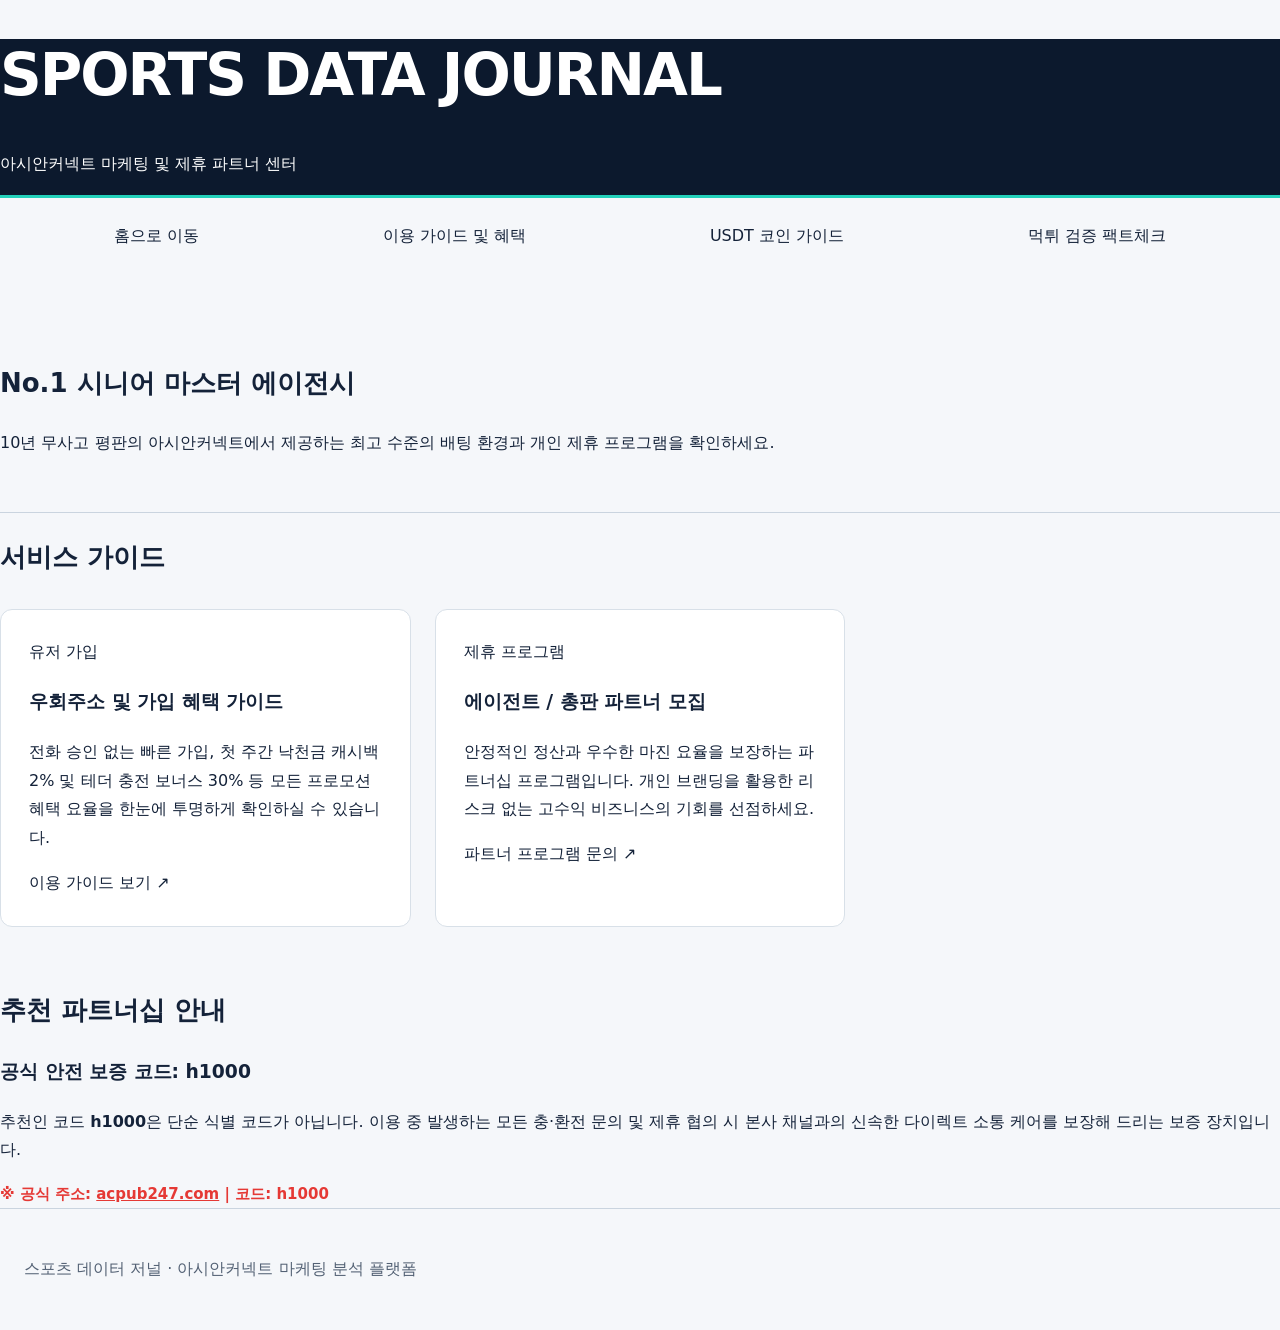
<file: index.html>
<!DOCTYPE html>
<html lang="ko">
<head>
    <meta charset="UTF-8">
    <meta name="viewport" content="width=device-width, initial-scale=1.0">
    <title>스포츠 데이터 저널 | 아시안커넥트 센터</title>
    <meta name="description" content="10년 무사고 아시안커넥트 공식 우회주소 acpub247.com 안내 및 추천인코드 h1000 단독 가입 혜택, 파트너 제휴 총판 모집 가이드 제공.">
    <link rel="canonical" href="https://netlify.app">
    <link rel="stylesheet" href="./style.css">
</head>
<body>
<header>
    <h1>SPORTS DATA JOURNAL</h1>
    <p>아시안커넥트 마케팅 및 제휴 파트너 센터</p>
</header>
<nav>
    <a href="./index.html">홈으로 이동</a>
    <a href="./football.html">이용 가이드 및 혜택</a>
    <a href="./crypto-guide.html">USDT 코인 가이드</a>
    <a href="./verification.html">먹튀 검증 팩트체크</a>
</nav>
<div class="container">
    <div class="hero">
        <h2>No.1 시니어 마스터 에이전시</h2>
        <p>10년 무사고 평판의 아시안커넥트에서 제공하는 최고 수준의 배팅 환경과 개인 제휴 프로그램을 확인하세요.</p>
    </div>
    <h2 class="section-title">서비스 가이드</h2>
    <div class="grid">
        <div class="card">
            <div>
                <span class="badge">유저 가입</span>
                <h3>우회주소 및 가입 혜택 가이드</h3>
                <p>전화 승인 없는 빠른 가입, 첫 주간 낙천금 캐시백 2% 및 테더 충전 보너스 30% 등 모든 프로모션 혜택 요율을 한눈에 투명하게 확인하실 수 있습니다.</p>
            </div>
            <a href="./football.html" class="btn">이용 가이드 보기 ↗</a>
        </div>
        <div class="card">
            <div>
                <span class="badge partner">제휴 프로그램</span>
                <h3>에이전트 / 총판 파트너 모집</h3>
                <p>안정적인 정산과 우수한 마진 요율을 보장하는 파트너십 프로그램입니다. 개인 브랜딩을 활용한 리스크 없는 고수익 비즈니스의 기회를 선점하세요.</p>
            </div>
            <!-- 파트너 프로그램 클릭 시 football로 꼬이던 경로를 텔레그램이나 문의 채널 연결용 공간으로 정상화 -->
            <a href="https://t.me" target="_blank" class="btn partner-btn">파트너 프로그램 문의 ↗</a>
        </div>
    </div>
    <h2 class="section-title">추천 파트너십 안내</h2>
    <div class="info-box">
        <h3>공식 안전 보증 코드: h1000</h3>
        <p>추천인 코드 <strong>h1000</strong>은 단순 식별 코드가 아닙니다. 이용 중 발생하는 모든 충·환전 문의 및 제휴 협의 시 본사 채널과의 신속한 다이렉트 소통 케어를 보장해 드리는 보증 장치입니다.</p>
        <!-- 그냥 글자이던 주소를 유저가 바로 누를 수 있는 클릭형 링크 태그로 완벽 전환 -->
        <p style="margin-bottom: 0; font-weight: bold; color: #e53935; font-size: 15px; margin-top: 15px;">
            ※ 공식 주소: <a href="https://acpub247.com" target="_blank" style="color: #e53935; text-decoration: underline;">acpub247.com</a> | 코드: h1000
        </p>
    </div>
</div>
<footer>
    <p>스포츠 데이터 저널 · 아시안커넥트 마케팅 분석 플랫폼</p>
</footer>
</body>
</html>
</file>
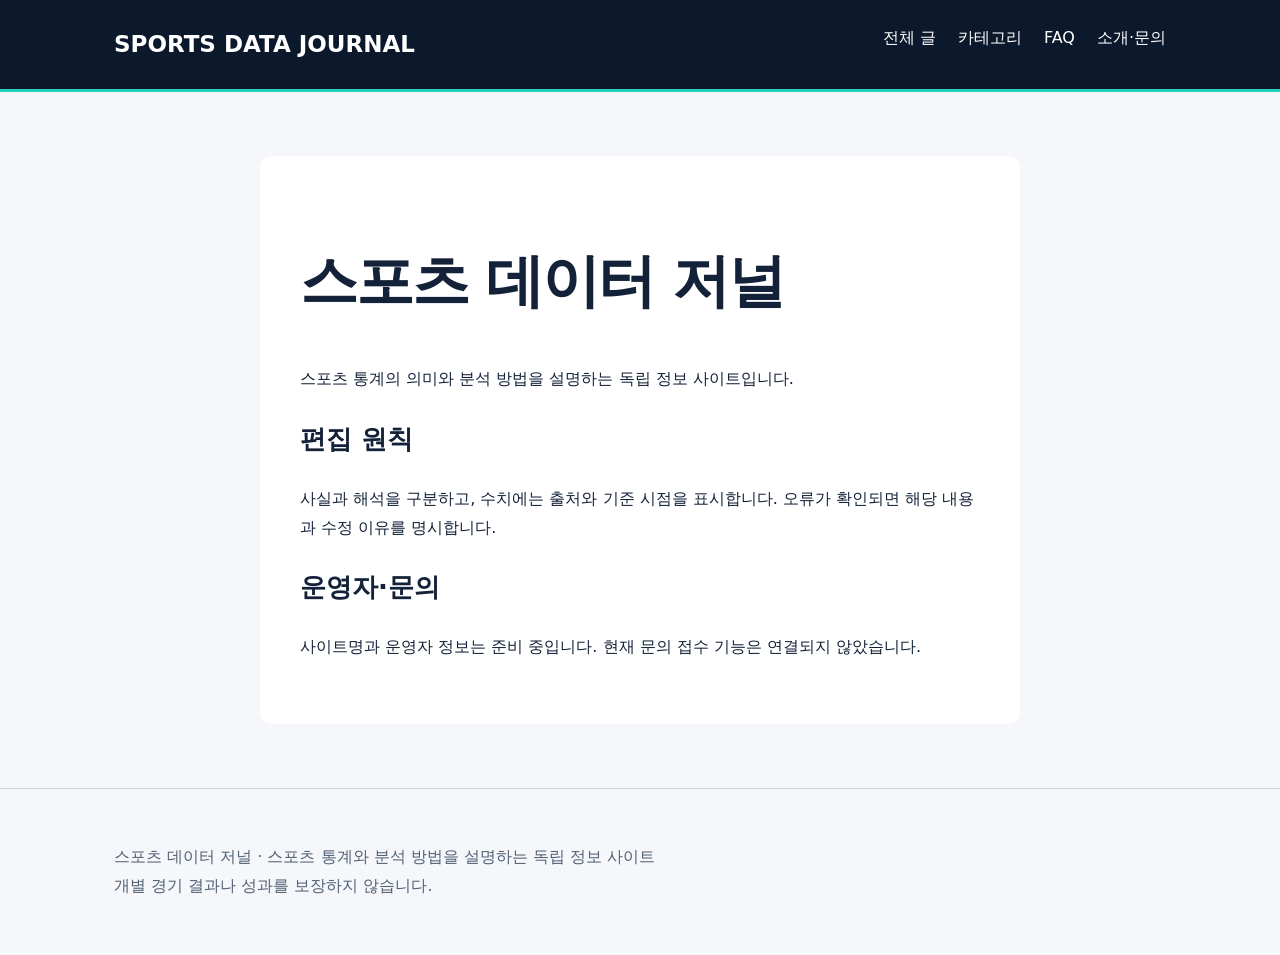
<file: about.html>
<!doctype html><html lang="ko"><head><meta charset="utf-8"><meta name="viewport" content="width=device-width,initial-scale=1"><title>소개·문의 | 스포츠 데이터 저널</title><meta name="description" content="사이트 소개, 편집 원칙과 문의 안내."><link rel="icon" href='data:image/svg+xml,%3Csvg xmlns="http://www.w3.org/2000/svg" viewBox="0 0 32 32"%3E%3Crect width="32" height="32" rx="7" fill="%230c192d"/%3E%3Cpath d="M7 24V17h4v7m3 0V11h4v13m3 0V6h4v18" fill="%2323d1ba"/%3E%3C/svg%3E'><style>*{box-sizing:border-box}body{margin:0;background:#f5f7fa;color:#142239;font:16px/1.8 system-ui,sans-serif}a{color:inherit;text-decoration:none}header{background:#0c192d;color:white;border-bottom:3px solid #23d1ba}nav,.wrap{max-width:1100px;margin:auto;padding:24px}nav{display:flex;justify-content:space-between;gap:24px;flex-wrap:wrap}.brand{font-weight:800;font-size:23px}.links{display:flex;gap:22px;flex-wrap:wrap}.hero{padding:64px 0 38px;border-bottom:1px solid #cad4df}.eyebrow{color:#087e70;font-size:14px;font-weight:800;letter-spacing:2px}h1{font-size:clamp(32px,5vw,58px);line-height:1.25;letter-spacing:-2px;max-width:850px}h2{font-size:26px}.sub{color:#536174;max-width:680px}.grid{display:grid;grid-template-columns:repeat(3,1fr);gap:24px;margin:28px 0 60px}.card{background:white;padding:28px;border:1px solid #d8e0e8;border-radius:12px;transition:transform .2s}.card:hover{transform:translateY(-4px);border-color:#087e70}.card h2{font-size:23px}.tag{font-size:14px;color:#087e70;font-weight:700}.article{max-width:760px;margin:40px auto;background:white;padding:40px;border-radius:12px}.article p{margin:22px 0}details{padding:20px 0;border-bottom:1px solid #d8e0e8}summary{cursor:pointer;font-weight:700}footer{border-top:1px solid #cad4df;color:#536174;padding:30px 24px}a:focus-visible,summary:focus-visible{outline:3px solid #087e70;outline-offset:5px}@media(max-width:700px){.grid{grid-template-columns:1fr}.hero{padding-top:28px}.article{padding:24px}.links{gap:16px}nav,.wrap{padding:20px}}</style></head><body><header><nav><a class="brand" href="index.html">SPORTS DATA JOURNAL</a><div class="links"><a href="articles.html">전체 글</a><a href="categories.html">카테고리</a><a href="faq.html">FAQ</a><a href="about.html">소개·문의</a></div></nav></header><main class="wrap"><article class="article"><h1>스포츠 데이터 저널</h1><p>스포츠 통계의 의미와 분석 방법을 설명하는 독립 정보 사이트입니다.</p><h2>편집 원칙</h2><p>사실과 해석을 구분하고, 수치에는 출처와 기준 시점을 표시합니다. 오류가 확인되면 해당 내용과 수정 이유를 명시합니다.</p><h2>운영자·문의</h2><p>사이트명과 운영자 정보는 준비 중입니다. 현재 문의 접수 기능은 연결되지 않았습니다.</p></article></main><footer><div class="wrap">스포츠 데이터 저널 · 스포츠 통계와 분석 방법을 설명하는 독립 정보 사이트<br>개별 경기 결과나 성과를 보장하지 않습니다.</div></footer></body></html>
</file>
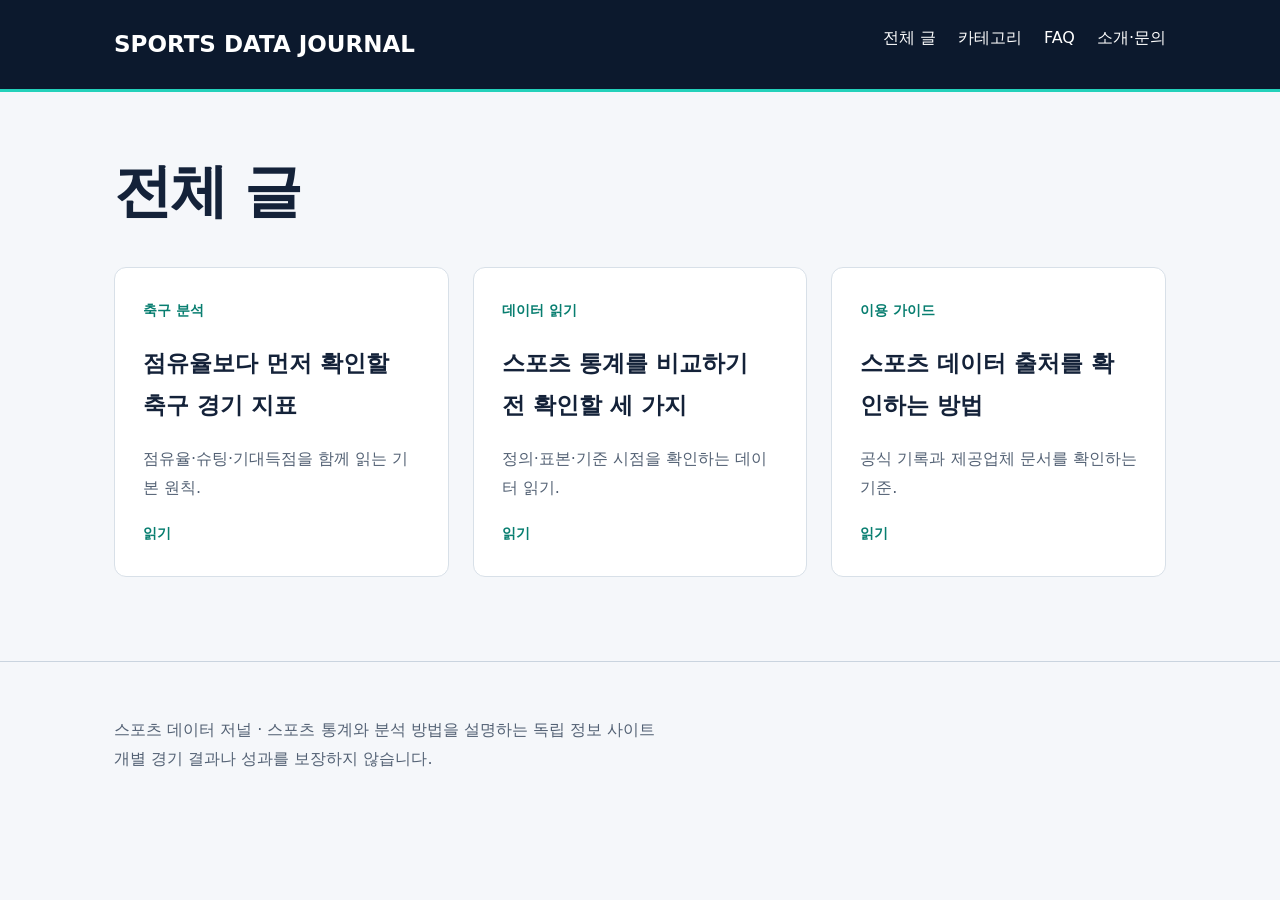
<file: articles.html>
<!doctype html><html lang="ko"><head><meta charset="utf-8"><meta name="viewport" content="width=device-width,initial-scale=1"><title>전체 글 | 스포츠 데이터 저널</title><meta name="description" content="스포츠 통계, 축구 분석, 데이터 이용 가이드 모음."><link rel="icon" href='data:image/svg+xml,%3Csvg xmlns="http://www.w3.org/2000/svg" viewBox="0 0 32 32"%3E%3Crect width="32" height="32" rx="7" fill="%230c192d"/%3E%3Cpath d="M7 24V17h4v7m3 0V11h4v13m3 0V6h4v18" fill="%2323d1ba"/%3E%3C/svg%3E'><style>*{box-sizing:border-box}body{margin:0;background:#f5f7fa;color:#142239;font:16px/1.8 system-ui,sans-serif}a{color:inherit;text-decoration:none}header{background:#0c192d;color:white;border-bottom:3px solid #23d1ba}nav,.wrap{max-width:1100px;margin:auto;padding:24px}nav{display:flex;justify-content:space-between;gap:24px;flex-wrap:wrap}.brand{font-weight:800;font-size:23px}.links{display:flex;gap:22px;flex-wrap:wrap}.hero{padding:64px 0 38px;border-bottom:1px solid #cad4df}.eyebrow{color:#087e70;font-size:14px;font-weight:800;letter-spacing:2px}h1{font-size:clamp(32px,5vw,58px);line-height:1.25;letter-spacing:-2px;max-width:850px}h2{font-size:26px}.sub{color:#536174;max-width:680px}.grid{display:grid;grid-template-columns:repeat(3,1fr);gap:24px;margin:28px 0 60px}.card{background:white;padding:28px;border:1px solid #d8e0e8;border-radius:12px;transition:transform .2s}.card:hover{transform:translateY(-4px);border-color:#087e70}.card h2{font-size:23px}.tag{font-size:14px;color:#087e70;font-weight:700}.article{max-width:760px;margin:40px auto;background:white;padding:40px;border-radius:12px}.article p{margin:22px 0}details{padding:20px 0;border-bottom:1px solid #d8e0e8}summary{cursor:pointer;font-weight:700}footer{border-top:1px solid #cad4df;color:#536174;padding:30px 24px}a:focus-visible,summary:focus-visible{outline:3px solid #087e70;outline-offset:5px}@media(max-width:700px){.grid{grid-template-columns:1fr}.hero{padding-top:28px}.article{padding:24px}.links{gap:16px}nav,.wrap{padding:20px}}</style></head><body><header><nav><a class="brand" href="index.html">SPORTS DATA JOURNAL</a><div class="links"><a href="articles.html">전체 글</a><a href="categories.html">카테고리</a><a href="faq.html">FAQ</a><a href="about.html">소개·문의</a></div></nav></header><main class="wrap"><h1>전체 글</h1><div class="grid"><a class="card" href="football.html"><span class="tag">축구 분석</span><h2>점유율보다 먼저 확인할 축구 경기 지표</h2><p class="sub">점유율·슈팅·기대득점을 함께 읽는 기본 원칙.</p><span class="tag">읽기</span></a><a class="card" href="data.html"><span class="tag">데이터 읽기</span><h2>스포츠 통계를 비교하기 전 확인할 세 가지</h2><p class="sub">정의·표본·기준 시점을 확인하는 데이터 읽기.</p><span class="tag">읽기</span></a><a class="card" href="sources.html"><span class="tag">이용 가이드</span><h2>스포츠 데이터 출처를 확인하는 방법</h2><p class="sub">공식 기록과 제공업체 문서를 확인하는 기준.</p><span class="tag">읽기</span></a></div></main><footer><div class="wrap">스포츠 데이터 저널 · 스포츠 통계와 분석 방법을 설명하는 독립 정보 사이트<br>개별 경기 결과나 성과를 보장하지 않습니다.</div></footer></body></html>
</file>
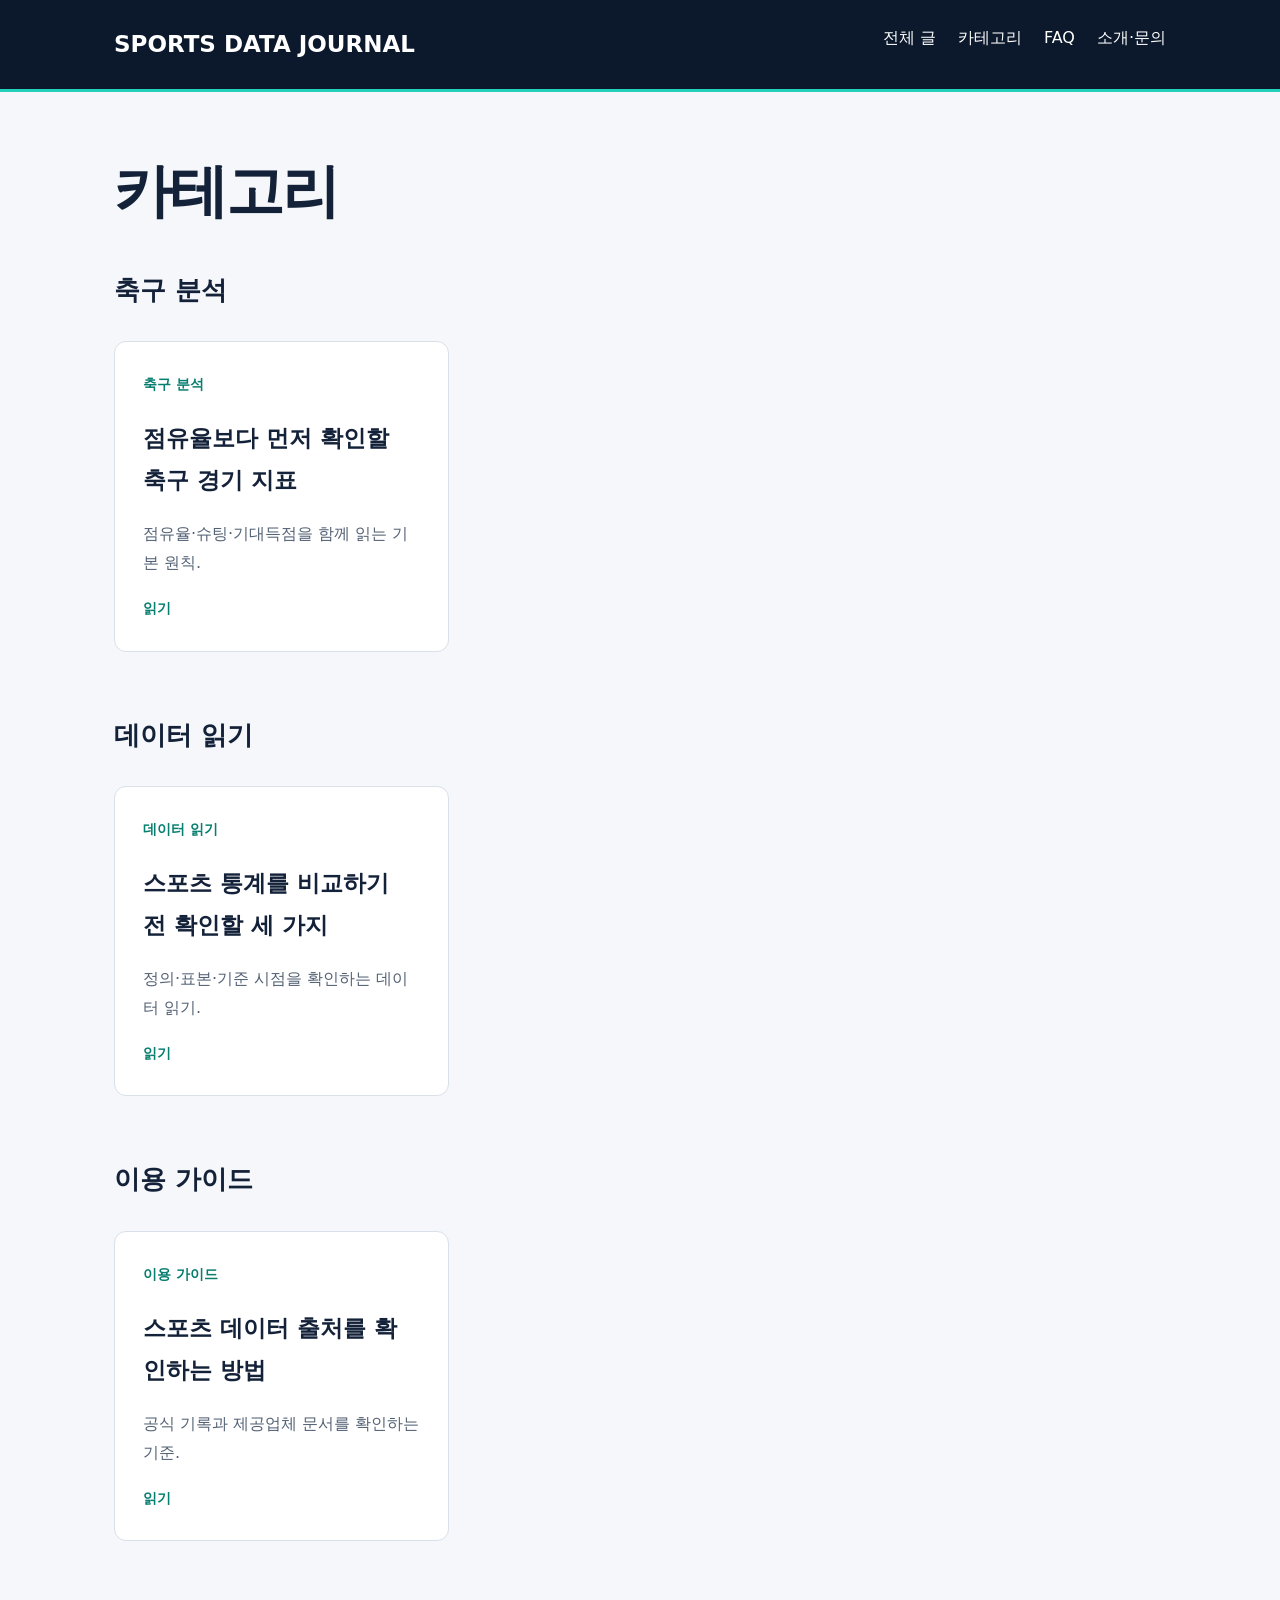
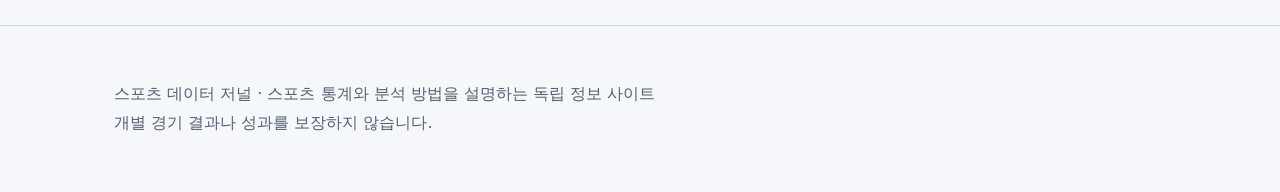
<file: categories.html>
<!doctype html><html lang="ko"><head><meta charset="utf-8"><meta name="viewport" content="width=device-width,initial-scale=1"><title>카테고리 | 스포츠 데이터 저널</title><meta name="description" content="주제별 스포츠 데이터 가이드."><link rel="icon" href='data:image/svg+xml,%3Csvg xmlns="http://www.w3.org/2000/svg" viewBox="0 0 32 32"%3E%3Crect width="32" height="32" rx="7" fill="%230c192d"/%3E%3Cpath d="M7 24V17h4v7m3 0V11h4v13m3 0V6h4v18" fill="%2323d1ba"/%3E%3C/svg%3E'><style>*{box-sizing:border-box}body{margin:0;background:#f5f7fa;color:#142239;font:16px/1.8 system-ui,sans-serif}a{color:inherit;text-decoration:none}header{background:#0c192d;color:white;border-bottom:3px solid #23d1ba}nav,.wrap{max-width:1100px;margin:auto;padding:24px}nav{display:flex;justify-content:space-between;gap:24px;flex-wrap:wrap}.brand{font-weight:800;font-size:23px}.links{display:flex;gap:22px;flex-wrap:wrap}.hero{padding:64px 0 38px;border-bottom:1px solid #cad4df}.eyebrow{color:#087e70;font-size:14px;font-weight:800;letter-spacing:2px}h1{font-size:clamp(32px,5vw,58px);line-height:1.25;letter-spacing:-2px;max-width:850px}h2{font-size:26px}.sub{color:#536174;max-width:680px}.grid{display:grid;grid-template-columns:repeat(3,1fr);gap:24px;margin:28px 0 60px}.card{background:white;padding:28px;border:1px solid #d8e0e8;border-radius:12px;transition:transform .2s}.card:hover{transform:translateY(-4px);border-color:#087e70}.card h2{font-size:23px}.tag{font-size:14px;color:#087e70;font-weight:700}.article{max-width:760px;margin:40px auto;background:white;padding:40px;border-radius:12px}.article p{margin:22px 0}details{padding:20px 0;border-bottom:1px solid #d8e0e8}summary{cursor:pointer;font-weight:700}footer{border-top:1px solid #cad4df;color:#536174;padding:30px 24px}a:focus-visible,summary:focus-visible{outline:3px solid #087e70;outline-offset:5px}@media(max-width:700px){.grid{grid-template-columns:1fr}.hero{padding-top:28px}.article{padding:24px}.links{gap:16px}nav,.wrap{padding:20px}}</style></head><body><header><nav><a class="brand" href="index.html">SPORTS DATA JOURNAL</a><div class="links"><a href="articles.html">전체 글</a><a href="categories.html">카테고리</a><a href="faq.html">FAQ</a><a href="about.html">소개·문의</a></div></nav></header><main class="wrap"><h1>카테고리</h1><h2>축구 분석</h2><div class="grid"><a class="card" href="football.html"><span class="tag">축구 분석</span><h2>점유율보다 먼저 확인할 축구 경기 지표</h2><p class="sub">점유율·슈팅·기대득점을 함께 읽는 기본 원칙.</p><span class="tag">읽기</span></a></div><h2>데이터 읽기</h2><div class="grid"><a class="card" href="data.html"><span class="tag">데이터 읽기</span><h2>스포츠 통계를 비교하기 전 확인할 세 가지</h2><p class="sub">정의·표본·기준 시점을 확인하는 데이터 읽기.</p><span class="tag">읽기</span></a></div><h2>이용 가이드</h2><div class="grid"><a class="card" href="sources.html"><span class="tag">이용 가이드</span><h2>스포츠 데이터 출처를 확인하는 방법</h2><p class="sub">공식 기록과 제공업체 문서를 확인하는 기준.</p><span class="tag">읽기</span></a></div></main><footer><div class="wrap">스포츠 데이터 저널 · 스포츠 통계와 분석 방법을 설명하는 독립 정보 사이트<br>개별 경기 결과나 성과를 보장하지 않습니다.</div></footer></body></html>
</file>
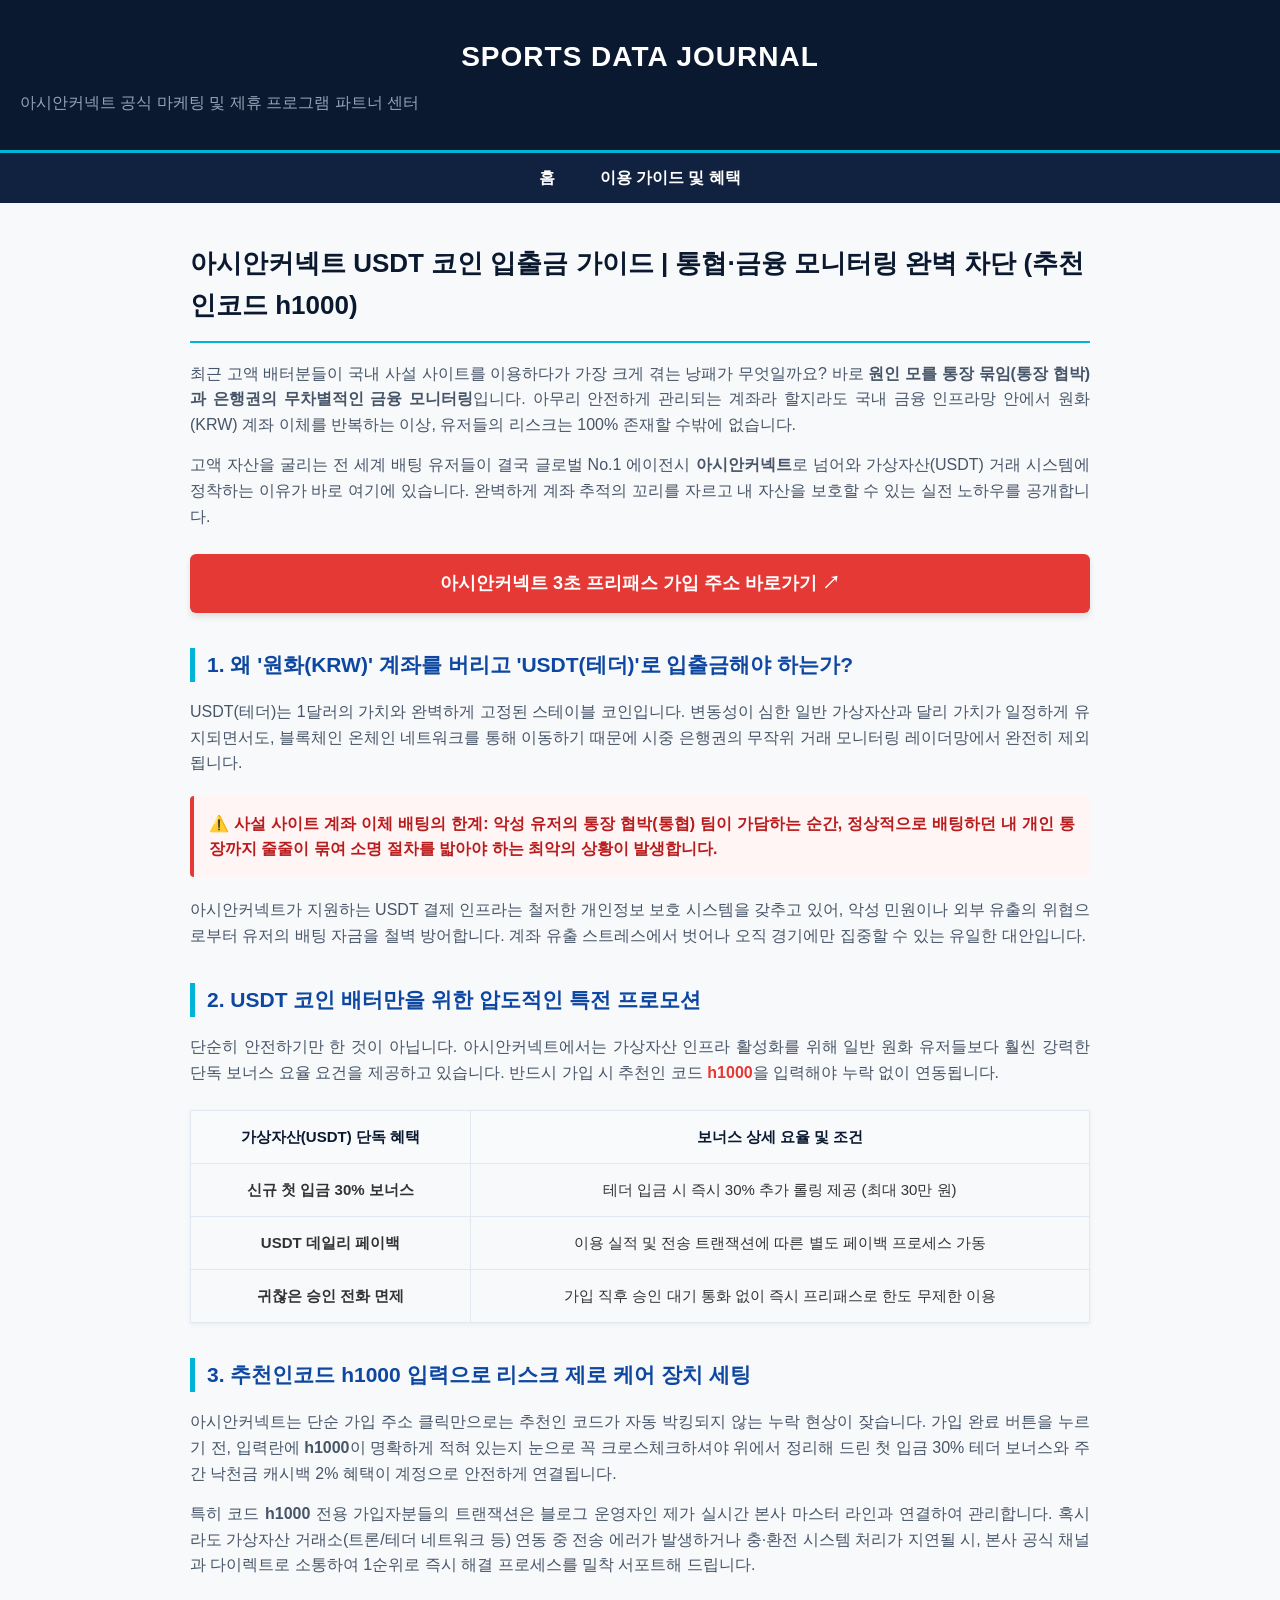
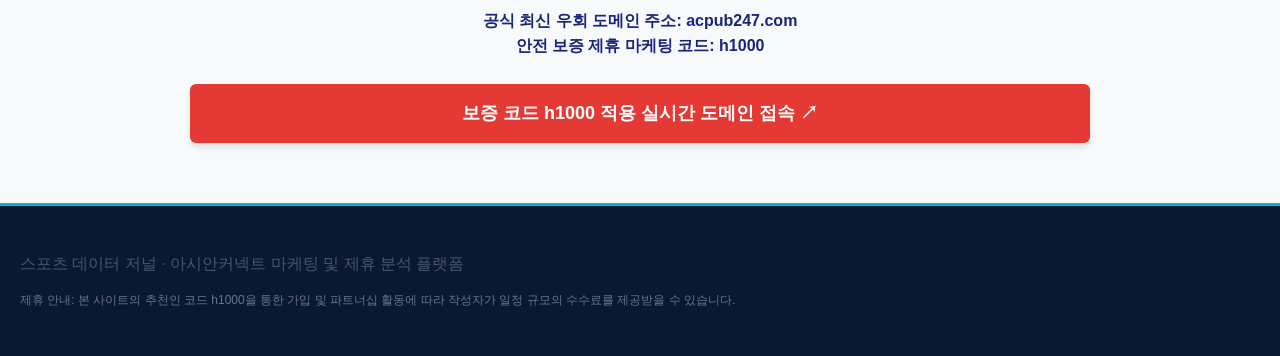
<file: Crpyto-guide.html>
<!DOCTYPE html>
<html lang="ko">
<head>
    <meta charset="UTF-8">
    <meta name="viewport" content="width=device-width, initial-scale=1.0">
    <title>아시안커넥트 USDT 코인 입출금 가이드 | 통협·금융 모니터링 완벽 차단 (추천인코드 h1000)</title>
    <style>
        body { font-family: 'Noto Sans KR', sans-serif; line-height: 1.6; margin: 0; padding: 0; color: #333; background-color: #f8f9fa; }
        header { background: #0a192f; color: #fff; padding: 35px 20px; text-align: center; border-bottom: 3px solid #00b4d8; }
        header h1 { margin: 0; font-size: 28px; letter-spacing: 1px; }
        header p { margin: 10px 0 0 0; color: #94a3b8; font-size: 16px; }
        nav { background: #112240; padding: 12px; text-align: center; position: sticky; top: 0; z-index: 1000; }
        nav a { color: #fff; margin: 0 20px; font-weight: bold; text-decoration: none; font-size: 16px; }
        nav a:hover { color: #00b4d8; }
        .container { max-width: 900px; margin: 40px auto; padding: 0 20px; }
        h1.post-title { color: #0a192f; border-bottom: 2px solid #00b4d8; padding-bottom: 15px; font-size: 26px; }
        h2 { color: #0d47a1; margin-top: 35px; font-size: 21px; border-left: 5px solid #00b4d8; padding-left: 12px; }
        p { margin: 15px 0; text-align: justify; color: #475569; font-size: 16px; }
        .highlight { font-weight: bold; color: #e53935; }
        .alert-box { background-color: #fff5f5; border-left: 4px solid #e53935; padding: 15px; margin: 20px 0; border-radius: 4px; }
        .alert-box p { color: #b91c1c; margin: 0; font-weight: bold; }
        .link-btn { display: block; text-align: center; background: #e53935; color: white; padding: 15px; text-decoration: none; font-weight: bold; border-radius: 6px; margin: 25px 0; font-size: 18px; box-shadow: 0 4px 6px rgba(0,0,0,0.1); transition: background 0.3s; }
        .link-btn:hover { background: #d32f2f; }
        table { width: 100%; border-collapse: collapse; margin: 25px 0; box-shadow: 0 2px 5px rgba(0,0,0,0.05); }
        th, td { border: 1px solid #e2e8f0; padding: 14px; text-align: center; font-size: 15px; }
        th { background-color: #f8fafc; font-weight: bold; color: #0a192f; }
        footer { text-align: center; padding: 30px 20px; background: #0a192f; color: #94a3b8; font-size: 14px; margin-top: 60px; border-top: 3px solid #00b4d8; }
    </style>
</head>
<body>

<header>
    <h1>SPORTS DATA JOURNAL</h1>
    <p>아시안커넥트 공식 마케팅 및 제휴 프로그램 파트너 센터</p>
</header>

<nav>
    <a href="index.html">홈</a>
    <a href="football.html">이용 가이드 및 혜택</a>
</nav>

<div class="container">
    <h1 class="post-title">아시안커넥트 USDT 코인 입출금 가이드 | 통협·금융 모니터링 완벽 차단 (추천인코드 h1000)</h1>
    
    <p>최근 고액 배터분들이 국내 사설 사이트를 이용하다가 가장 크게 겪는 낭패가 무엇일까요? 바로 <strong>원인 모를 통장 묶임(통장 협박)과 은행권의 무차별적인 금융 모니터링</strong>입니다. 아무리 안전하게 관리되는 계좌라 할지라도 국내 금융 인프라망 안에서 원화(KRW) 계좌 이체를 반복하는 이상, 유저들의 리스크는 100% 존재할 수밖에 없습니다.</p>
    
    <p>고액 자산을 굴리는 전 세계 배팅 유저들이 결국 글로벌 No.1 에이전시 <strong>아시안커넥트</strong>로 넘어와 가상자산(USDT) 거래 시스템에 정착하는 이유가 바로 여기에 있습니다. 완벽하게 계좌 추적의 꼬리를 자르고 내 자산을 보호할 수 있는 실전 노하우를 공개합니다.</p>

    <a href="https://acpub247.com" target="_blank" class="link-btn">아시안커넥트 3초 프리패스 가입 주소 바로가기 ↗</a>

    <h2>1. 왜 '원화(KRW)' 계좌를 버리고 'USDT(테더)'로 입출금해야 하는가?</h2>
    <p>USDT(테더)는 1달러의 가치와 완벽하게 고정된 스테이블 코인입니다. 변동성이 심한 일반 가상자산과 달리 가치가 일정하게 유지되면서도, 블록체인 온체인 네트워크를 통해 이동하기 때문에 시중 은행권의 무작위 거래 모니터링 레이더망에서 완전히 제외됩니다.</p>
    
    <div class="alert-box">
        <p>⚠️ 사설 사이트 계좌 이체 배팅의 한계: 악성 유저의 통장 협박(통협) 팀이 가담하는 순간, 정상적으로 배팅하던 내 개인 통장까지 줄줄이 묶여 소명 절차를 밟아야 하는 최악의 상황이 발생합니다.</p>
    </div>
    
    <p>아시안커넥트가 지원하는 USDT 결제 인프라는 철저한 개인정보 보호 시스템을 갖추고 있어, 악성 민원이나 외부 유출의 위협으로부터 유저의 배팅 자금을 철벽 방어합니다. 계좌 유출 스트레스에서 벗어나 오직 경기에만 집중할 수 있는 유일한 대안입니다.</p>

    <h2>2. USDT 코인 배터만을 위한 압도적인 특전 프로모션</h2>
    <p>단순히 안전하기만 한 것이 아닙니다. 아시안커넥트에서는 가상자산 인프라 활성화를 위해 일반 원화 유저들보다 훨씬 강력한 단독 보너스 요율 요건을 제공하고 있습니다. 반드시 가입 시 추천인 코드 <span class="highlight">h1000</span>을 입력해야 누락 없이 연동됩니다.</p>

    <table>
        <thead>
            <tr>
                <th>가상자산(USDT) 단독 혜택</th>
                <th>보너스 상세 요율 및 조건</th>
            </tr>
        </thead>
        <tbody>
            <tr>
                <td><strong>신규 첫 입금 30% 보너스</strong></td>
                <td>테더 입금 시 즉시 30% 추가 롤링 제공 (최대 30만 원)</td>
            </tr>
            <tr>
                <td><strong>USDT 데일리 페이백</strong></td>
                <td>이용 실적 및 전송 트랜잭션에 따른 별도 페이백 프로세스 가동</td>
            </tr>
            <tr>
                <td><strong>귀찮은 승인 전화 면제</strong></td>
                <td>가입 직후 승인 대기 통화 없이 즉시 프리패스로 한도 무제한 이용</td>
            </tr>
        </tbody>
    </table>

    <h2>3. 추천인코드 h1000 입력으로 리스크 제로 케어 장치 세팅</h2>
    <p>아시안커넥트는 단순 가입 주소 클릭만으로는 추천인 코드가 자동 박킹되지 않는 누락 현상이 잦습니다. 가입 완료 버튼을 누르기 전, 입력란에 <strong>h1000</strong>이 명확하게 적혀 있는지 눈으로 꼭 크로스체크하셔야 위에서 정리해 드린 첫 입금 30% 테더 보너스와 주간 낙천금 캐시백 2% 혜택이 계정으로 안전하게 연결됩니다.</p>
    
    <p>특히 코드 <strong>h1000</strong> 전용 가입자분들의 트랜잭션은 블로그 운영자인 제가 실시간 본사 마스터 라인과 연결하여 관리합니다. 혹시라도 가상자산 거래소(트론/테더 네트워크 등) 연동 중 전송 에러가 발생하거나 충·환전 시스템 처리가 지연될 시, 본사 공식 채널과 다이렉트로 소통하여 1순위로 즉시 해결 프로세스를 밀착 서포트해 드립니다.</p>

    <p style="font-weight: bold; text-align: center; color: #1a237e; margin-top: 30px;">공식 최신 우회 도메인 주소: acpub247.com<br>안전 보증 제휴 마케팅 코드: h1000</p>
    
    <a href="https://acpub247.com" target="_blank" class="link-btn">보증 코드 h1000 적용 실시간 도메인 접속 ↗</a>
</div>

<footer>
    <p>스포츠 데이터 저널 · 아시안커넥트 마케팅 및 제휴 분석 플랫폼</p>
    <p style="font-size: 12px; color: #64748b; margin-top: 10px;">제휴 안내: 본 사이트의 추천인 코드 h1000을 통한 가입 및 파트너십 활동에 따라 작성자가 일정 규모의 수수료를 제공받을 수 있습니다.</p>
</footer>

</body>
</html>
</file>
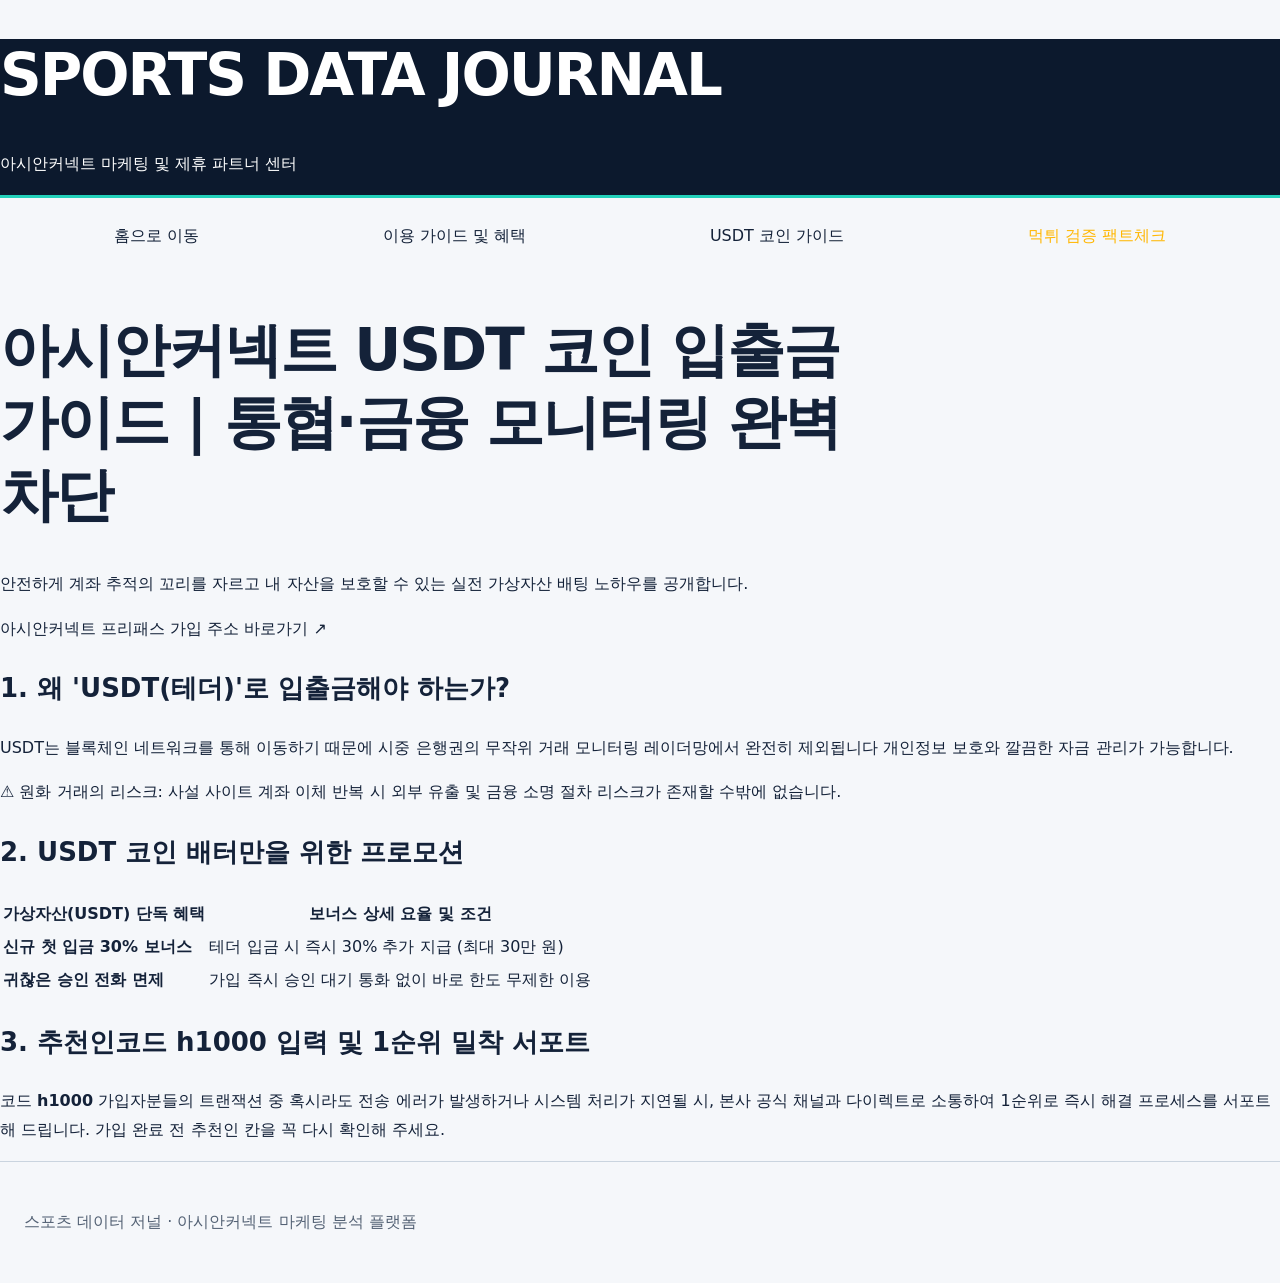
<file: crypto-guide.html>
<!DOCTYPE html>
<html lang="ko">
<head>
    <meta charset="UTF-8">
    <meta name="viewport" content="width=device-width, initial-scale=1.0">
    <title>아시안커넥트 USDT 코인 입출금 가이드 | 추천인코드 h1000</title>
    <link rel="stylesheet" href="./style.css">

</head>
<body>
<header>
    <h1>SPORTS DATA JOURNAL</h1>
    <p>아시안커넥트 마케팅 및 제휴 파트너 센터</p>
</header>
<nav>
    <a href="./index.html">홈으로 이동</a>
    <a href="./football.html">이용 가이드 및 혜택</a>
    <a href="./crypto-guide.html">USDT 코인 가이드</a>
    <a href="./verification.html" style="color: #ffb703;">먹튀 검증 팩트체크</a>
</nav>
<div class="container">
    <div class="content-area">
        <h1 class="post-title">아시안커넥트 USDT 코인 입출금 가이드 | 통협·금융 모니터링 완벽 차단</h1>
        <p>안전하게 계좌 추적의 꼬리를 자르고 내 자산을 보호할 수 있는 실전 가상자산 배팅 노하우를 공개합니다.</p>

        <a href="https://acpub247.com" target="_blank" class="link-btn">아시안커넥트 프리패스 가입 주소 바로가기 ↗</a>

        <h2>1. 왜 'USDT(테더)'로 입출금해야 하는가?</h2>
        <p>USDT는 블록체인 네트워크를 통해 이동하기 때문에 시중 은행권의 무작위 거래 모니터링 레이더망에서 완전히 제외됩니다 개인정보 보호와 깔끔한 자금 관리가 가능합니다.</p>
        
        <div class="alert-box">
            <p>⚠️ 원화 거래의 리스크: 사설 사이트 계좌 이체 반복 시 외부 유출 및 금융 소명 절차 리스크가 존재할 수밖에 없습니다.</p>
        </div>

        <h2>2. USDT 코인 배터만을 위한 프로모션</h2>
        <table>
            <thead>
                <tr>
                    <th>가상자산(USDT) 단독 혜택</th>
                    <th>보너스 상세 요율 및 조건</th>
                </tr>
            </thead>
            <tbody>
                <tr>
                    <td><strong>신규 첫 입금 30% 보너스</strong></td>
                    <td>테더 입금 시 즉시 30% 추가 지급 (최대 30만 원)</td>
                </tr>
                <tr>
                    <td><strong>귀찮은 승인 전화 면제</strong></td>
                    <td>가입 즉시 승인 대기 통화 없이 바로 한도 무제한 이용</td>
                </tr>
            </tbody>
        </table>

        <h2>3. 추천인코드 h1000 입력 및 1순위 밀착 서포트</h2>
        <p>코드 <strong>h1000</strong> 가입자분들의 트랜잭션 중 혹시라도 전송 에러가 발생하거나 시스템 처리가 지연될 시, 본사 공식 채널과 다이렉트로 소통하여 1순위로 즉시 해결 프로세스를 서포트해 드립니다. 가입 완료 전 추천인 칸을 꼭 다시 확인해 주세요.</p>
    </div>
</div>
<footer>
    <p>스포츠 데이터 저널 · 아시안커넥트 마케팅 분석 플랫폼</p>
</footer>
</body>
</html>
</file>
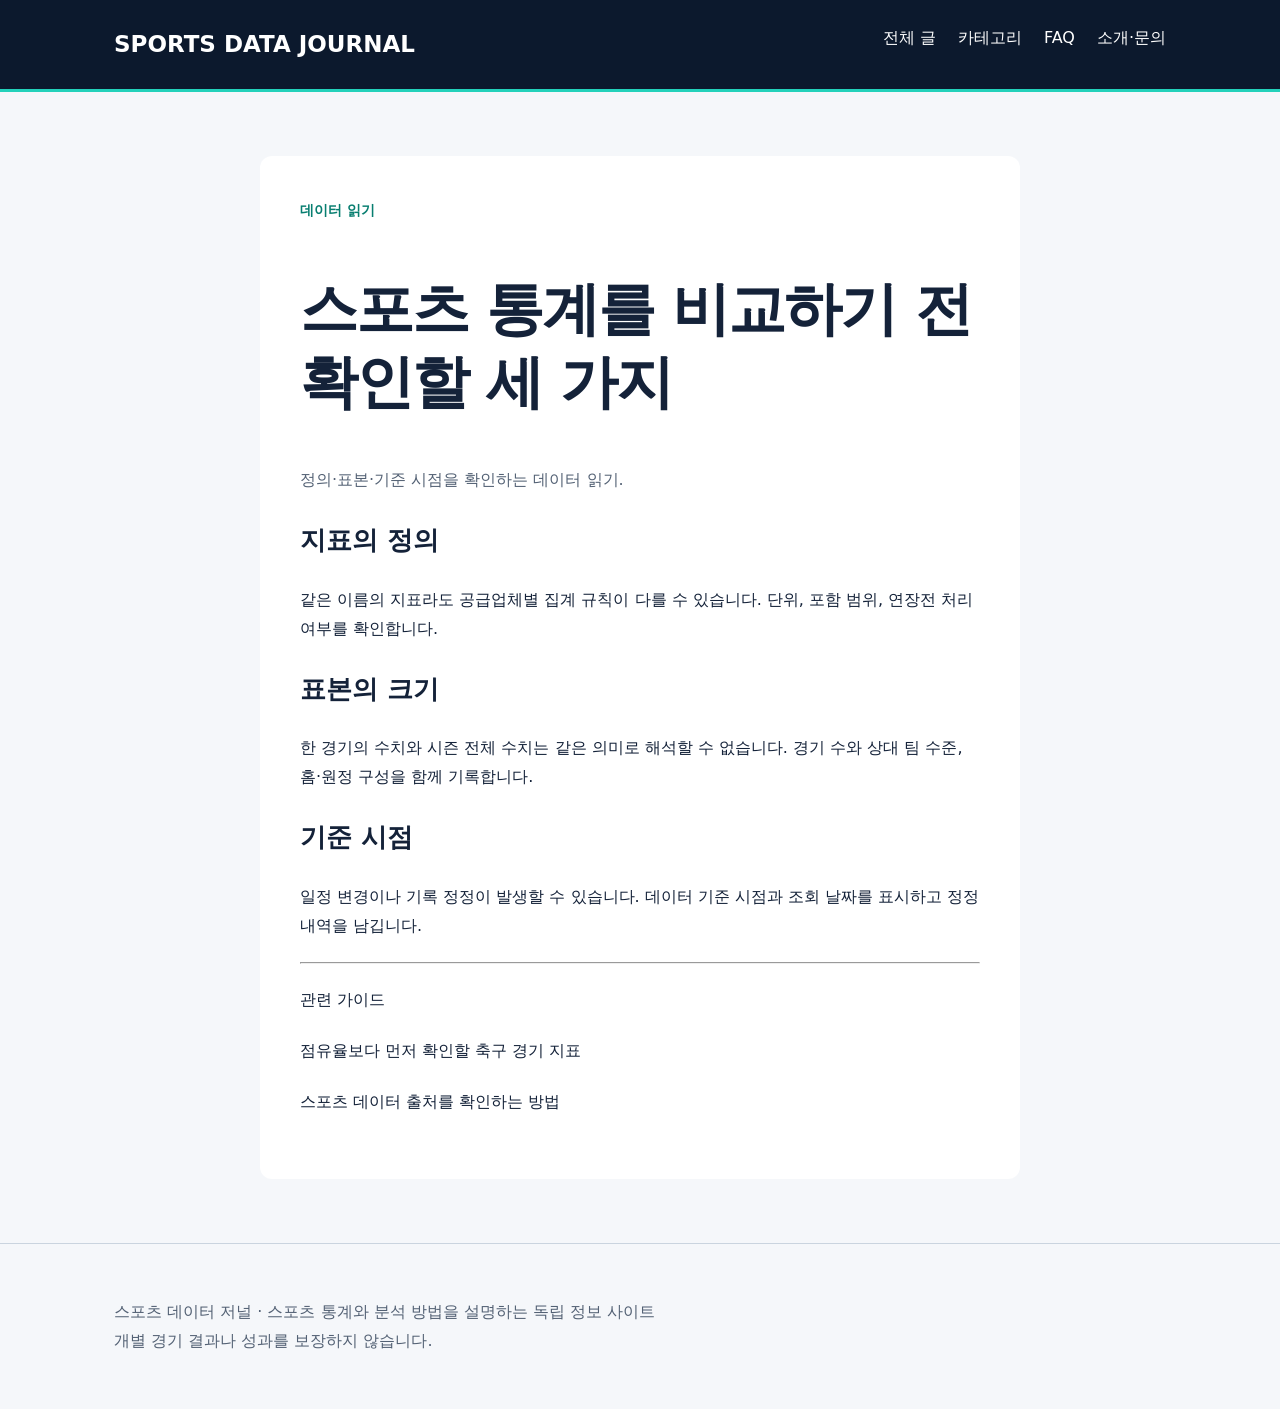
<file: data.html>
<!doctype html><html lang="ko"><head><meta charset="utf-8"><meta name="viewport" content="width=device-width,initial-scale=1"><title>스포츠 통계를 비교하기 전 확인할 세 가지 | 스포츠 데이터 저널</title><meta name="description" content="정의·표본·기준 시점을 확인하는 데이터 읽기."><link rel="icon" href='data:image/svg+xml,%3Csvg xmlns="http://www.w3.org/2000/svg" viewBox="0 0 32 32"%3E%3Crect width="32" height="32" rx="7" fill="%230c192d"/%3E%3Cpath d="M7 24V17h4v7m3 0V11h4v13m3 0V6h4v18" fill="%2323d1ba"/%3E%3C/svg%3E'><style>*{box-sizing:border-box}body{margin:0;background:#f5f7fa;color:#142239;font:16px/1.8 system-ui,sans-serif}a{color:inherit;text-decoration:none}header{background:#0c192d;color:white;border-bottom:3px solid #23d1ba}nav,.wrap{max-width:1100px;margin:auto;padding:24px}nav{display:flex;justify-content:space-between;gap:24px;flex-wrap:wrap}.brand{font-weight:800;font-size:23px}.links{display:flex;gap:22px;flex-wrap:wrap}.hero{padding:64px 0 38px;border-bottom:1px solid #cad4df}.eyebrow{color:#087e70;font-size:14px;font-weight:800;letter-spacing:2px}h1{font-size:clamp(32px,5vw,58px);line-height:1.25;letter-spacing:-2px;max-width:850px}h2{font-size:26px}.sub{color:#536174;max-width:680px}.grid{display:grid;grid-template-columns:repeat(3,1fr);gap:24px;margin:28px 0 60px}.card{background:white;padding:28px;border:1px solid #d8e0e8;border-radius:12px;transition:transform .2s}.card:hover{transform:translateY(-4px);border-color:#087e70}.card h2{font-size:23px}.tag{font-size:14px;color:#087e70;font-weight:700}.article{max-width:760px;margin:40px auto;background:white;padding:40px;border-radius:12px}.article p{margin:22px 0}details{padding:20px 0;border-bottom:1px solid #d8e0e8}summary{cursor:pointer;font-weight:700}footer{border-top:1px solid #cad4df;color:#536174;padding:30px 24px}a:focus-visible,summary:focus-visible{outline:3px solid #087e70;outline-offset:5px}@media(max-width:700px){.grid{grid-template-columns:1fr}.hero{padding-top:28px}.article{padding:24px}.links{gap:16px}nav,.wrap{padding:20px}}</style></head><body><header><nav><a class="brand" href="index.html">SPORTS DATA JOURNAL</a><div class="links"><a href="articles.html">전체 글</a><a href="categories.html">카테고리</a><a href="faq.html">FAQ</a><a href="about.html">소개·문의</a></div></nav></header><main class="wrap"><article class="article"><span class="tag">데이터 읽기</span><h1>스포츠 통계를 비교하기 전 확인할 세 가지</h1><p class="sub">정의·표본·기준 시점을 확인하는 데이터 읽기.</p><h2>지표의 정의</h2><p>같은 이름의 지표라도 공급업체별 집계 규칙이 다를 수 있습니다. 단위, 포함 범위, 연장전 처리 여부를 확인합니다.</p><h2>표본의 크기</h2><p>한 경기의 수치와 시즌 전체 수치는 같은 의미로 해석할 수 없습니다. 경기 수와 상대 팀 수준, 홈·원정 구성을 함께 기록합니다.</p><h2>기준 시점</h2><p>일정 변경이나 기록 정정이 발생할 수 있습니다. 데이터 기준 시점과 조회 날짜를 표시하고 정정 내역을 남깁니다.</p><hr><p>관련 가이드</p><p><a href="football.html">점유율보다 먼저 확인할 축구 경기 지표</a></p><p><a href="sources.html">스포츠 데이터 출처를 확인하는 방법</a></p></article></main><footer><div class="wrap">스포츠 데이터 저널 · 스포츠 통계와 분석 방법을 설명하는 독립 정보 사이트<br>개별 경기 결과나 성과를 보장하지 않습니다.</div></footer></body></html>
</file>
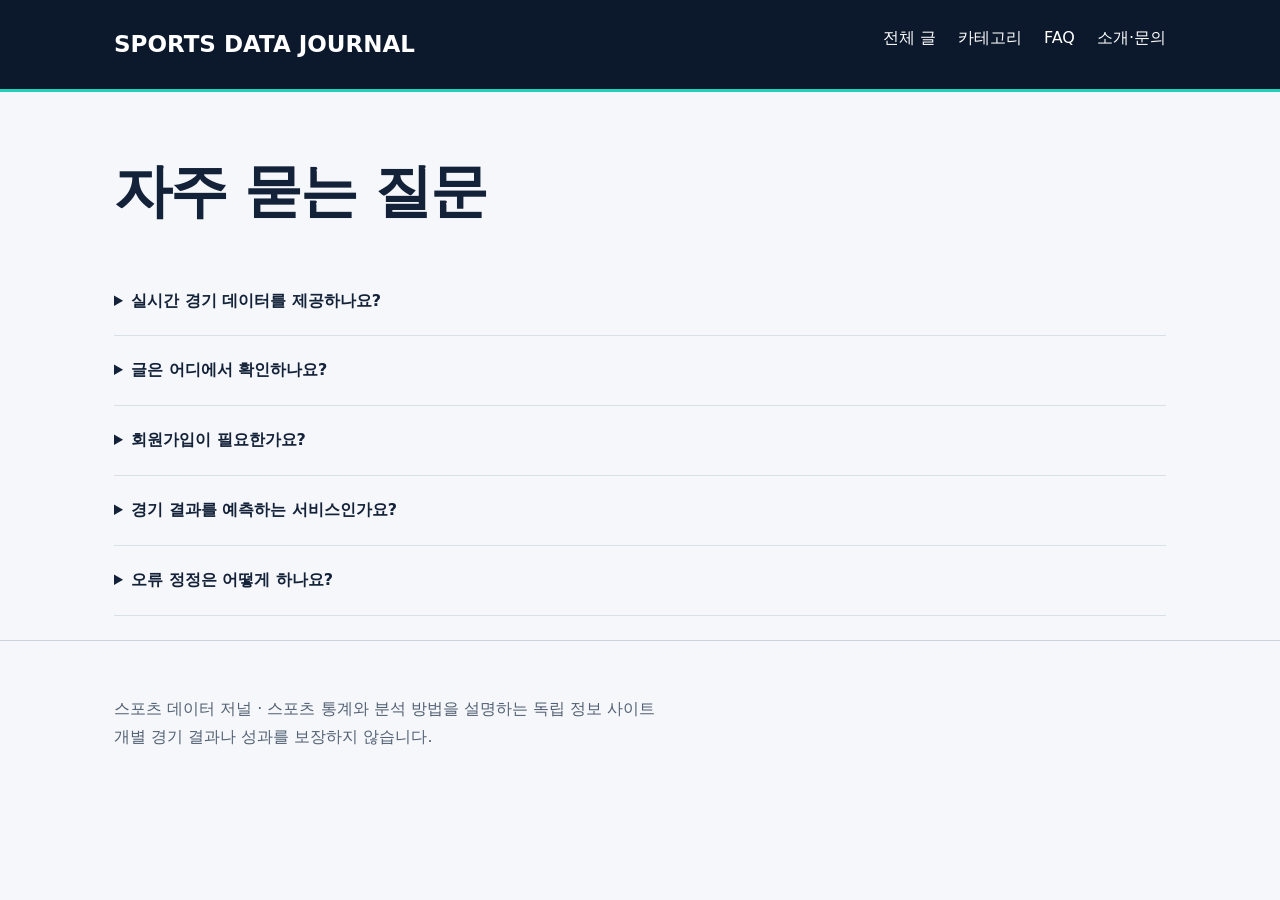
<file: faq.html>
<!doctype html><html lang="ko"><head><meta charset="utf-8"><meta name="viewport" content="width=device-width,initial-scale=1"><title>자주 묻는 질문 | 스포츠 데이터 저널</title><meta name="description" content="스포츠 데이터 저널의 콘텐츠와 이용에 관한 질문."><link rel="icon" href='data:image/svg+xml,%3Csvg xmlns="http://www.w3.org/2000/svg" viewBox="0 0 32 32"%3E%3Crect width="32" height="32" rx="7" fill="%230c192d"/%3E%3Cpath d="M7 24V17h4v7m3 0V11h4v13m3 0V6h4v18" fill="%2323d1ba"/%3E%3C/svg%3E'><style>*{box-sizing:border-box}body{margin:0;background:#f5f7fa;color:#142239;font:16px/1.8 system-ui,sans-serif}a{color:inherit;text-decoration:none}header{background:#0c192d;color:white;border-bottom:3px solid #23d1ba}nav,.wrap{max-width:1100px;margin:auto;padding:24px}nav{display:flex;justify-content:space-between;gap:24px;flex-wrap:wrap}.brand{font-weight:800;font-size:23px}.links{display:flex;gap:22px;flex-wrap:wrap}.hero{padding:64px 0 38px;border-bottom:1px solid #cad4df}.eyebrow{color:#087e70;font-size:14px;font-weight:800;letter-spacing:2px}h1{font-size:clamp(32px,5vw,58px);line-height:1.25;letter-spacing:-2px;max-width:850px}h2{font-size:26px}.sub{color:#536174;max-width:680px}.grid{display:grid;grid-template-columns:repeat(3,1fr);gap:24px;margin:28px 0 60px}.card{background:white;padding:28px;border:1px solid #d8e0e8;border-radius:12px;transition:transform .2s}.card:hover{transform:translateY(-4px);border-color:#087e70}.card h2{font-size:23px}.tag{font-size:14px;color:#087e70;font-weight:700}.article{max-width:760px;margin:40px auto;background:white;padding:40px;border-radius:12px}.article p{margin:22px 0}details{padding:20px 0;border-bottom:1px solid #d8e0e8}summary{cursor:pointer;font-weight:700}footer{border-top:1px solid #cad4df;color:#536174;padding:30px 24px}a:focus-visible,summary:focus-visible{outline:3px solid #087e70;outline-offset:5px}@media(max-width:700px){.grid{grid-template-columns:1fr}.hero{padding-top:28px}.article{padding:24px}.links{gap:16px}nav,.wrap{padding:20px}}</style></head><body><header><nav><a class="brand" href="index.html">SPORTS DATA JOURNAL</a><div class="links"><a href="articles.html">전체 글</a><a href="categories.html">카테고리</a><a href="faq.html">FAQ</a><a href="about.html">소개·문의</a></div></nav></header><main class="wrap"><h1>자주 묻는 질문</h1><details><summary>실시간 경기 데이터를 제공하나요?</summary><p>현재는 통계와 분석 방법을 설명하는 글을 제공합니다. 실시간 경기 데이터는 연결되어 있지 않습니다.</p></details><details><summary>글은 어디에서 확인하나요?</summary><p>전체 글 또는 카테고리에서 가이드를 선택하실 수 있습니다.</p></details><details><summary>회원가입이 필요한가요?</summary><p>현재 공개된 모든 가이드는 회원가입 없이 읽을 수 있습니다.</p></details><details><summary>경기 결과를 예측하는 서비스인가요?</summary><p>경기 결과를 보장하거나 예측을 판매하는 서비스가 아닙니다. 지표의 의미와 한계를 설명합니다.</p></details><details><summary>오류 정정은 어떻게 하나요?</summary><p>운영자 문의 주소가 등록된 후 제보를 받을 수 있습니다. 현재 문의 접수 기능은 연결되지 않았습니다.</p></details></main><footer><div class="wrap">스포츠 데이터 저널 · 스포츠 통계와 분석 방법을 설명하는 독립 정보 사이트<br>개별 경기 결과나 성과를 보장하지 않습니다.</div></footer></body></html>
</file>
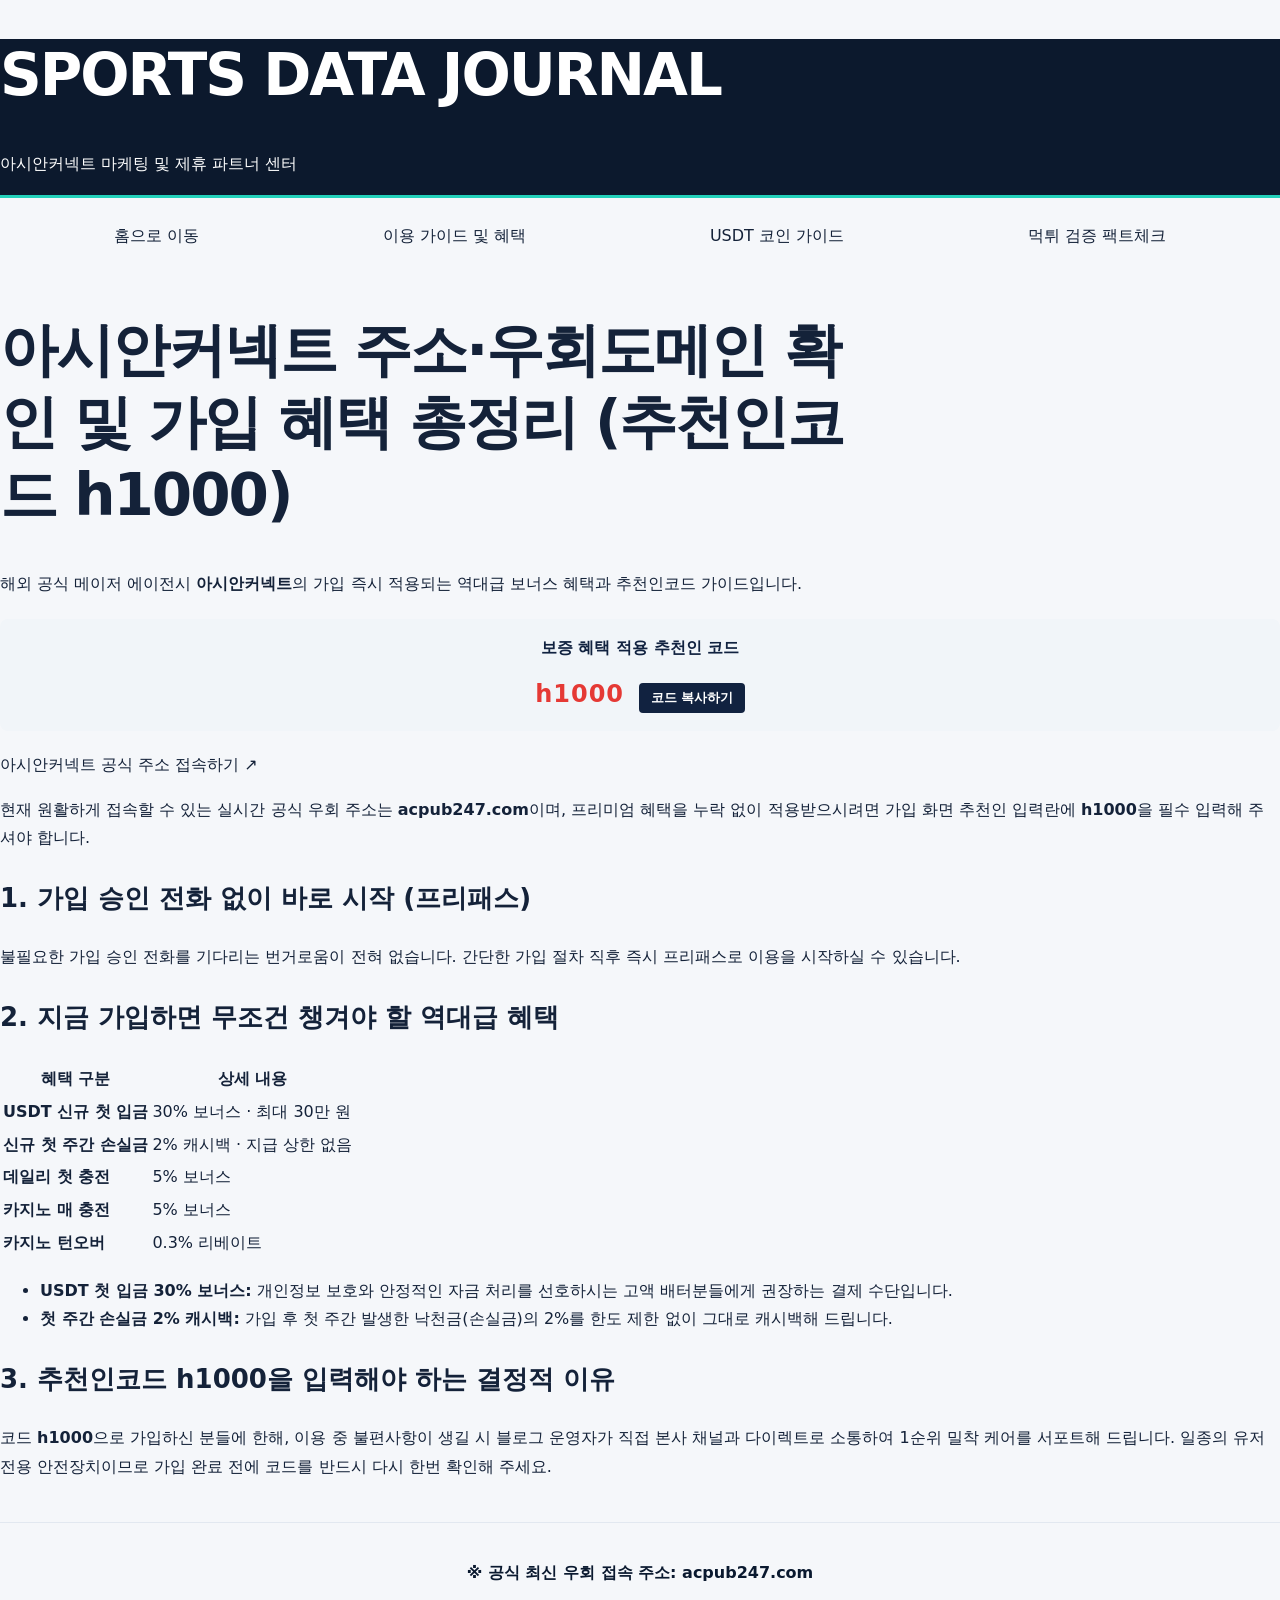
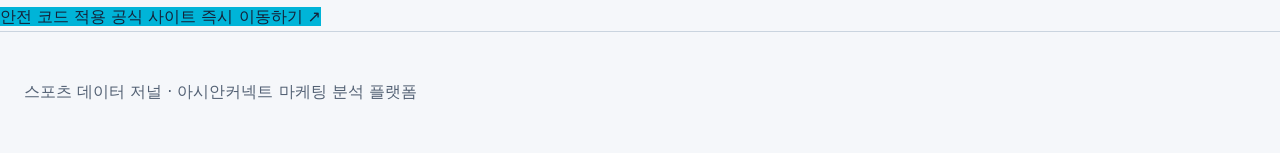
<file: football.html>
<!DOCTYPE html>
<html lang="ko">
<head>
    <meta charset="UTF-8">
    <meta name="viewport" content="width=device-width, initial-scale=1.0">
    <title>아시안커넥트 주소·우회도메인 확인 및 가입 혜택 총정리 (추천인코드 h1000)</title>
    <meta name="description" content="아시안커넥트 공식 우회주소 acpub247.com 안내 및 가입 승인 전화 없는 프리패스, 신규 회원 첫 주 낙천금 캐시백 2% 혜택 적용 가이드.">
    <link rel="canonical" href="https://netlify.app">
    <link rel="stylesheet" href="./style.css">
    <script>
        // h1000 코드 원클릭 자동 복사 및 안내 스크립트 기능 추가
        function copyCode() {
            navigator.clipboard.writeText('h1000').then(() => {
                alert('추천인 코드 [ h1000 ]이 복사되었습니다. 가입 창에 그대로 붙여넣어 주세요!');
            }).catch(err => {
                alert('복사에 실패했습니다. 추천인 코드 h1000을 직접 입력해 주세요.');
            });
        }
    </script>
</head>
<body>
<header>
    <h1>SPORTS DATA JOURNAL</h1>
    <p>아시안커넥트 마케팅 및 제휴 파트너 센터</p>
</header>
<nav>
    <a href="./index.html">홈으로 이동</a>
    <a href="./football.html">이용 가이드 및 혜택</a>
    <a href="./crypto-guide.html">USDT 코인 가이드</a>
    <a href="./verification.html">먹튀 검증 팩트체크</a> <!-- 이 한 줄 추가 -->
</nav>

<div class="container">
    <div class="content-area">
        <h1 class="post-title">아시안커넥트 주소·우회도메인 확인 및 가입 혜택 총정리 (추천인코드 h1000)</h1>
        <p>해외 공식 메이저 에이전시 <strong>아시안커넥트</strong>의 가입 즉시 적용되는 역대급 보너스 혜택과 추천인코드 가이드입니다.</p>
        
        <!-- 추천인 코드 복사 컴포넌트 버튼 인터페이스 하드코딩 빌드 -->
        <div style="background: #f1f5f9; padding: 15px; border-radius: 8px; text-align: center; margin: 20px 0;">
            <p style="margin: 0 0 10px 0; font-weight: bold; color: #112240;">보증 혜택 적용 추천인 코드</p>
            <span style="font-size: 24px; font-weight: bold; color: #e53935; letter-spacing: 1px; margin-right: 10px;">h1000</span>
            <button onclick="copyCode()" style="background: #112240; color: white; border: none; padding: 6px 12px; font-weight: bold; border-radius: 4px; cursor: pointer;">코드 복사하기</button>
        </div>

        <a href="https://acpub247.com" target="_blank" class="link-btn">아시안커넥트 공식 주소 접속하기 ↗</a>
        <p>현재 원활하게 접속할 수 있는 실시간 공식 우회 주소는 <strong>acpub247.com</strong>이며, 프리미엄 혜택을 누락 없이 적용받으시려면 가입 화면 추천인 입력란에 <strong>h1000</strong>을 필수 입력해 주셔야 합니다.</p>

        <h2>1. 가입 승인 전화 없이 바로 시작 (프리패스)</h2>
        <p>불필요한 가입 승인 전화를 기다리는 번거로움이 전혀 없습니다. 간단한 가입 절차 직후 즉시 프리패스로 이용을 시작하실 수 있습니다.</p>

        <h2>2. 지금 가입하면 무조건 챙겨야 할 역대급 혜택</h2>
        <table>
            <thead>
                <tr>
                    <th>혜택 구분</th>
                    <th>상세 내용</th>
                </tr>
            </thead>
            <tbody>
                <tr>
                    <td><strong>USDT 신규 첫 입금</strong></td>
                    <td>30% 보너스 · 최대 30만 원</td>
                </tr>
                <tr>
                    <td><strong>신규 첫 주간 손실금</strong></td>
                    <td>2% 캐시백 · 지급 상한 없음</td>
                </tr>
                <tr>
                    <td><strong>데일리 첫 충전</strong></td>
                    <td>5% 보너스</td>
                </tr>
                <tr>
                    <td><strong>카지노 매 충전</strong></td>
                    <td>5% 보너스</td>
                </tr>
                <tr>
                    <td><strong>카지노 턴오버</strong></td>
                    <td>0.3% 리베이트</td>
                </tr>
            </tbody>
        </table>

        <ul>
            <li><strong>USDT 첫 입금 30% 보너스:</strong> 개인정보 보호와 안정적인 자금 처리를 선호하시는 고액 배터분들에게 권장하는 결제 수단입니다.</li>
            <li><strong>첫 주간 손실금 2% 캐시백:</strong> 가입 후 첫 주간 발생한 낙천금(손실금)의 2%를 한도 제한 없이 그대로 캐시백해 드립니다.</li>
        </ul>

        <h2>3. 추천인코드 h1000을 입력해야 하는 결정적 이유</h2>
        <p>코드 <strong>h1000</strong>으로 가입하신 분들에 한해, 이용 중 불편사항이 생길 시 블로그 운영자가 직접 본사 채널과 다이렉트로 소통하여 1순위 밀착 케어를 서포트해 드립니다. 일종의 유저 전용 안전장치이므로 가입 완료 전에 코드를 반드시 다시 한번 확인해 주세요.</p>
        
        <!-- 점검 보고서 지적 사항: 긴 글을 다 읽은 하단 영역에 가입용 CTA 버튼 추가하여 이탈 방지 -->
        <div style="margin-top: 40px; border-top: 1px solid #e2e8f0; padding-top: 20px;">
            <p style="text-align: center; font-weight: bold; color: #0a192f; margin-bottom: 15px;">※ 공식 최신 우회 접속 주소: acpub247.com</p>
            <a href="https://acpub247.com" target="_blank" class="link-btn" style="margin: 0; background: #00b4d8;">안전 코드 적용 공식 사이트 즉시 이동하기 ↗</a>
        </div>
    </div>
</div>
<footer>
    <p>스포츠 데이터 저널 · 아시안커넥트 마케팅 분석 플랫폼</p>
</footer>
</body>
</html>
</file>
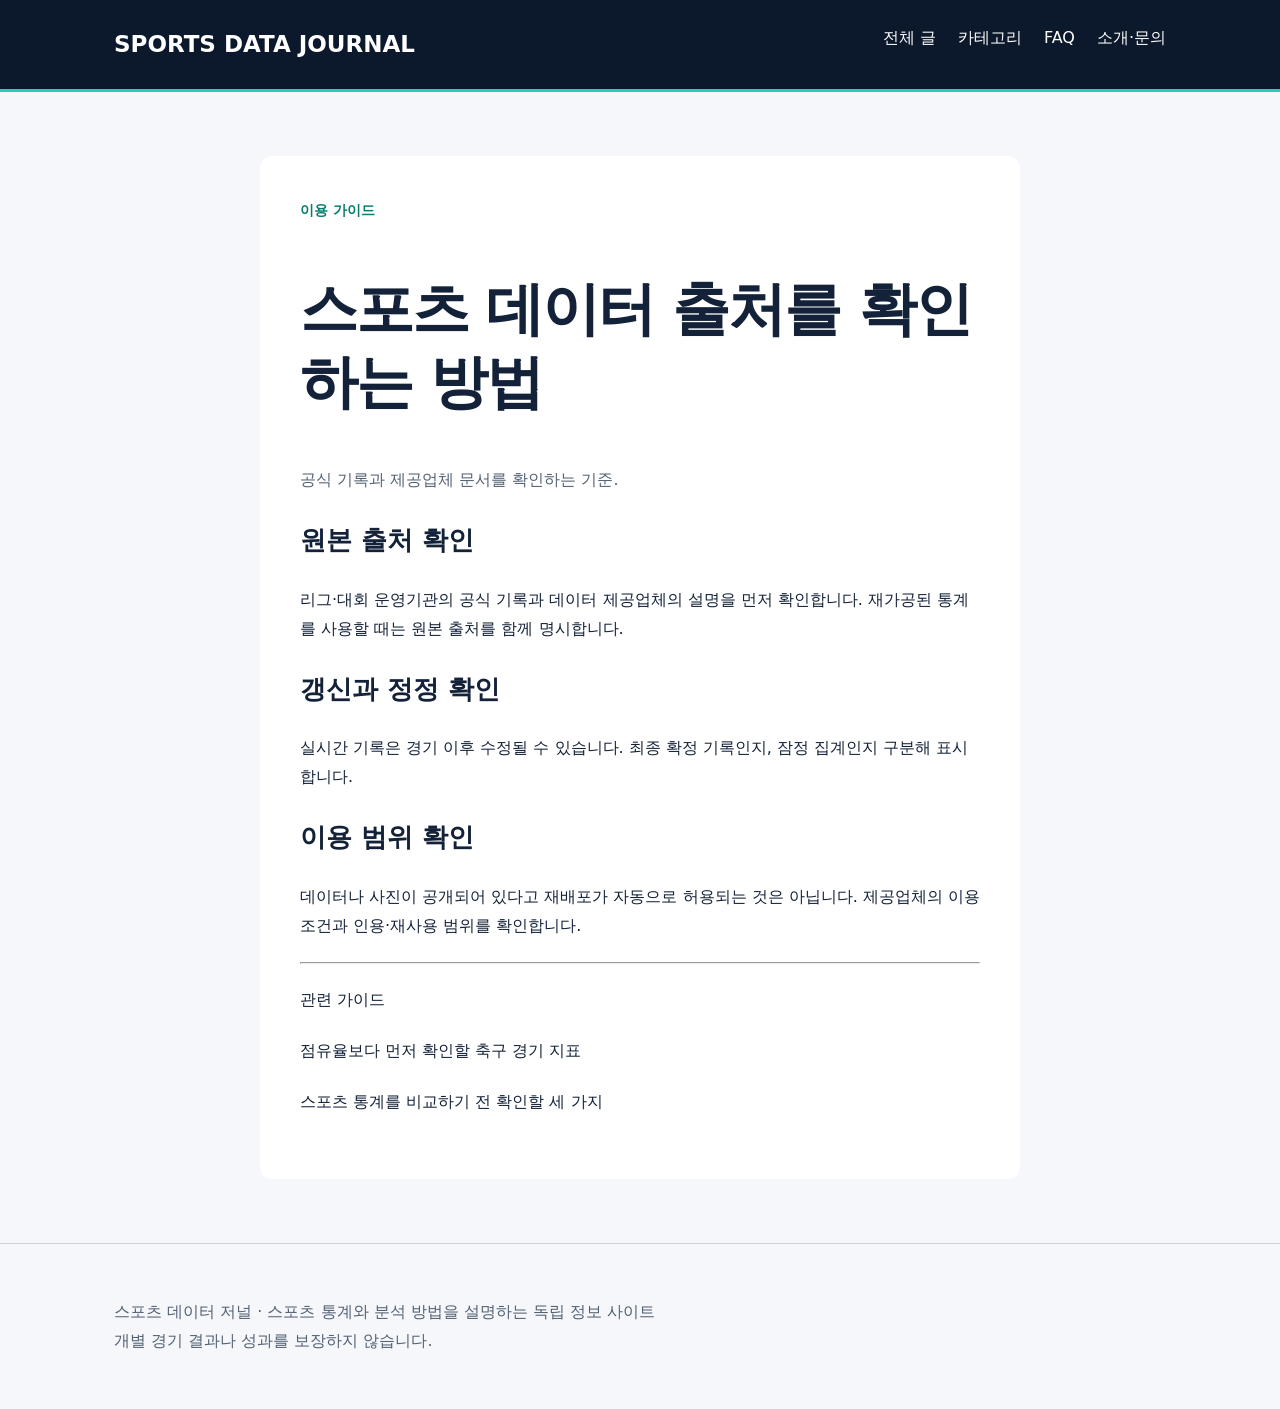
<file: sources.html>
<!doctype html><html lang="ko"><head><meta charset="utf-8"><meta name="viewport" content="width=device-width,initial-scale=1"><title>스포츠 데이터 출처를 확인하는 방법 | 스포츠 데이터 저널</title><meta name="description" content="공식 기록과 제공업체 문서를 확인하는 기준."><link rel="icon" href='data:image/svg+xml,%3Csvg xmlns="http://www.w3.org/2000/svg" viewBox="0 0 32 32"%3E%3Crect width="32" height="32" rx="7" fill="%230c192d"/%3E%3Cpath d="M7 24V17h4v7m3 0V11h4v13m3 0V6h4v18" fill="%2323d1ba"/%3E%3C/svg%3E'><style>*{box-sizing:border-box}body{margin:0;background:#f5f7fa;color:#142239;font:16px/1.8 system-ui,sans-serif}a{color:inherit;text-decoration:none}header{background:#0c192d;color:white;border-bottom:3px solid #23d1ba}nav,.wrap{max-width:1100px;margin:auto;padding:24px}nav{display:flex;justify-content:space-between;gap:24px;flex-wrap:wrap}.brand{font-weight:800;font-size:23px}.links{display:flex;gap:22px;flex-wrap:wrap}.hero{padding:64px 0 38px;border-bottom:1px solid #cad4df}.eyebrow{color:#087e70;font-size:14px;font-weight:800;letter-spacing:2px}h1{font-size:clamp(32px,5vw,58px);line-height:1.25;letter-spacing:-2px;max-width:850px}h2{font-size:26px}.sub{color:#536174;max-width:680px}.grid{display:grid;grid-template-columns:repeat(3,1fr);gap:24px;margin:28px 0 60px}.card{background:white;padding:28px;border:1px solid #d8e0e8;border-radius:12px;transition:transform .2s}.card:hover{transform:translateY(-4px);border-color:#087e70}.card h2{font-size:23px}.tag{font-size:14px;color:#087e70;font-weight:700}.article{max-width:760px;margin:40px auto;background:white;padding:40px;border-radius:12px}.article p{margin:22px 0}details{padding:20px 0;border-bottom:1px solid #d8e0e8}summary{cursor:pointer;font-weight:700}footer{border-top:1px solid #cad4df;color:#536174;padding:30px 24px}a:focus-visible,summary:focus-visible{outline:3px solid #087e70;outline-offset:5px}@media(max-width:700px){.grid{grid-template-columns:1fr}.hero{padding-top:28px}.article{padding:24px}.links{gap:16px}nav,.wrap{padding:20px}}</style></head><body><header><nav><a class="brand" href="index.html">SPORTS DATA JOURNAL</a><div class="links"><a href="articles.html">전체 글</a><a href="categories.html">카테고리</a><a href="faq.html">FAQ</a><a href="about.html">소개·문의</a></div></nav></header><main class="wrap"><article class="article"><span class="tag">이용 가이드</span><h1>스포츠 데이터 출처를 확인하는 방법</h1><p class="sub">공식 기록과 제공업체 문서를 확인하는 기준.</p><h2>원본 출처 확인</h2><p>리그·대회 운영기관의 공식 기록과 데이터 제공업체의 설명을 먼저 확인합니다. 재가공된 통계를 사용할 때는 원본 출처를 함께 명시합니다.</p><h2>갱신과 정정 확인</h2><p>실시간 기록은 경기 이후 수정될 수 있습니다. 최종 확정 기록인지, 잠정 집계인지 구분해 표시합니다.</p><h2>이용 범위 확인</h2><p>데이터나 사진이 공개되어 있다고 재배포가 자동으로 허용되는 것은 아닙니다. 제공업체의 이용 조건과 인용·재사용 범위를 확인합니다.</p><hr><p>관련 가이드</p><p><a href="football.html">점유율보다 먼저 확인할 축구 경기 지표</a></p><p><a href="data.html">스포츠 통계를 비교하기 전 확인할 세 가지</a></p></article></main><footer><div class="wrap">스포츠 데이터 저널 · 스포츠 통계와 분석 방법을 설명하는 독립 정보 사이트<br>개별 경기 결과나 성과를 보장하지 않습니다.</div></footer></body></html>
</file>
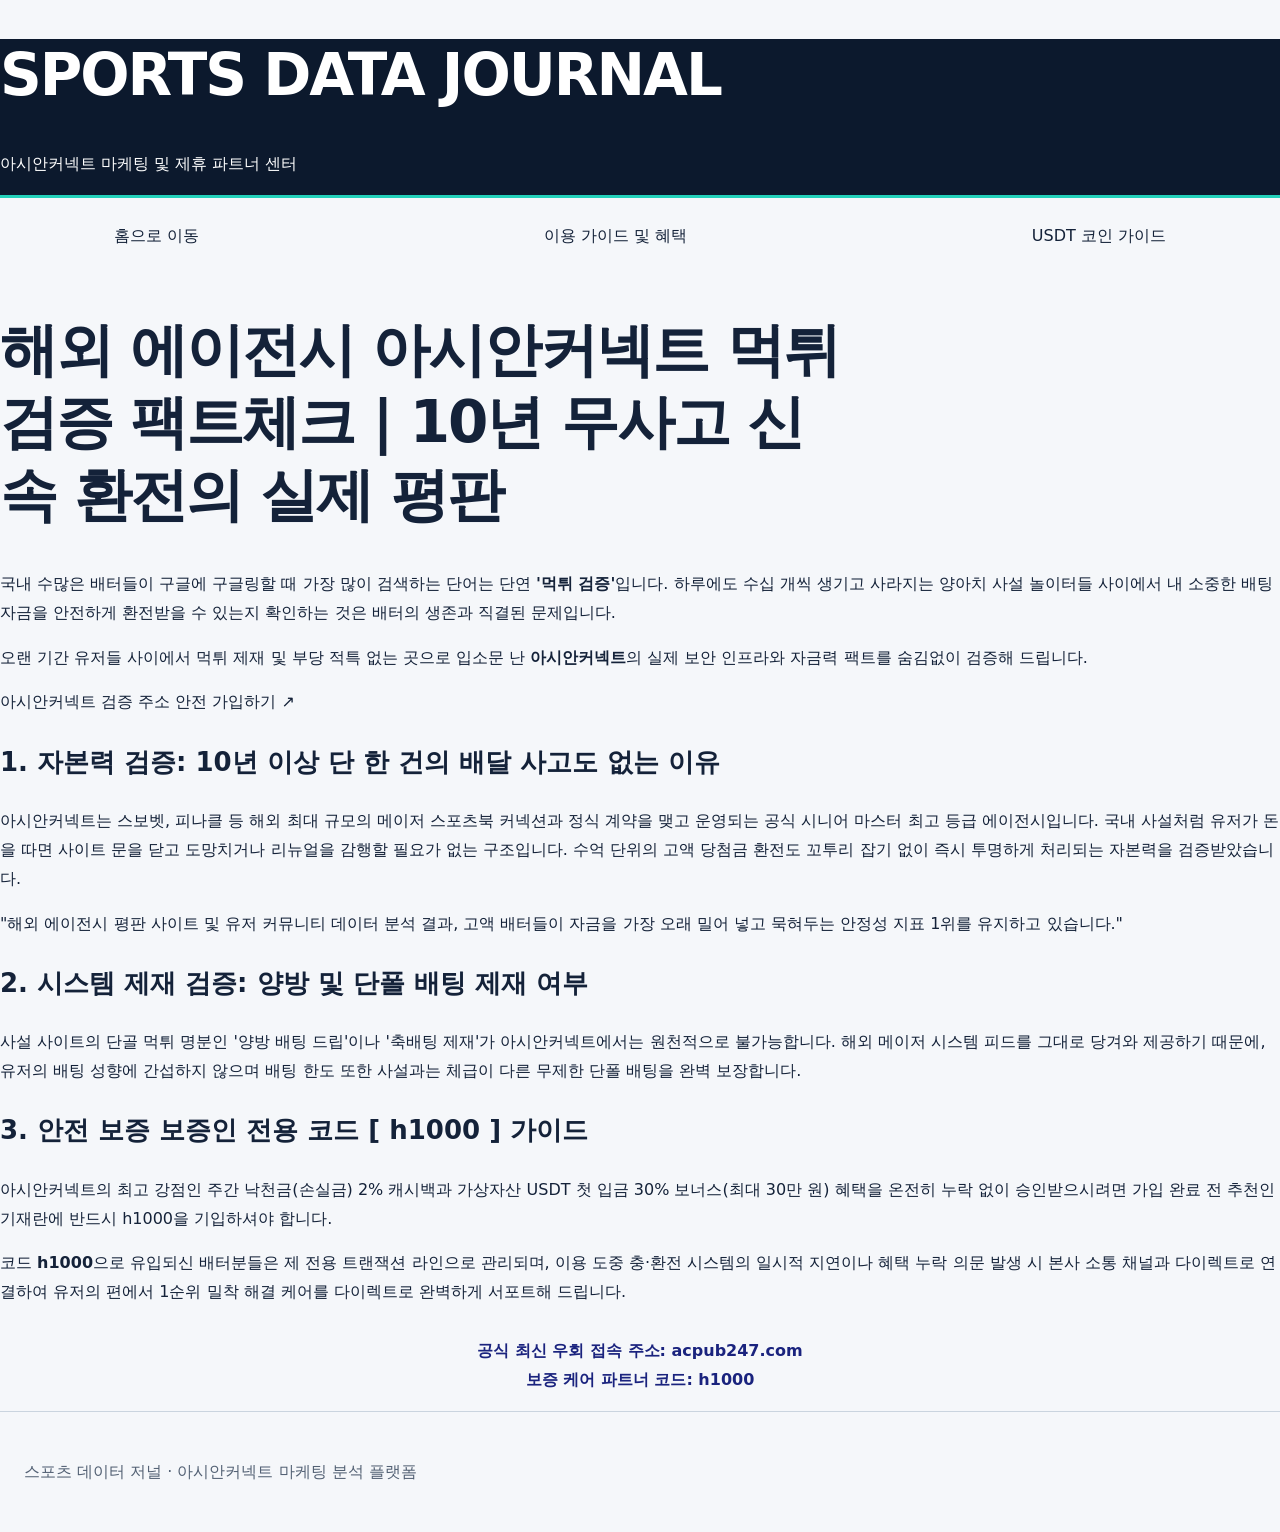
<file: verification.html>
<!DOCTYPE html>
<html lang="ko">
<head>
    <meta charset="UTF-8">
    <meta name="viewport" content="width=device-width, initial-scale=1.0">
    <title>아시안커넥트 먹튀 검증 팩트체크 | 10년 무사고 신속 환전의 비밀 (추천인코드 h1000)</title>
   <link rel="stylesheet" href="./style.css">

</head>
<body>
<header>
    <h1>SPORTS DATA JOURNAL</h1>
    <p>아시안커넥트 마케팅 및 제휴 파트너 센터</p>
</header>
<nav>
    <a href="./index.html">홈으로 이동</a>
    <a href="./football.html">이용 가이드 및 혜택</a>
    <a href="./crypto-guide.html">USDT 코인 가이드</a>
</nav>
<div class="container">
    <div class="content-area">
        <h1 class="post-title">해외 에이전시 아시안커넥트 먹튀 검증 팩트체크 | 10년 무사고 신속 환전의 실제 평판</h1>
        <p>국내 수많은 배터들이 구글에 구글링할 때 가장 많이 검색하는 단어는 단연 <strong>'먹튀 검증'</strong>입니다. 하루에도 수십 개씩 생기고 사라지는 양아치 사설 놀이터들 사이에서 내 소중한 배팅 자금을 안전하게 환전받을 수 있는지 확인하는 것은 배터의 생존과 직결된 문제입니다.</p>
        
        <p>오랜 기간 유저들 사이에서 먹튀 제재 및 부당 적특 없는 곳으로 입소문 난 <strong>아시안커넥트</strong>의 실제 보안 인프라와 자금력 팩트를 숨김없이 검증해 드립니다.</p>

        <a href="https://acpub247.com" target="_blank" class="link-btn">아시안커넥트 검증 주소 안전 가입하기 ↗</a>

        <h2>1. 자본력 검증: 10년 이상 단 한 건의 배달 사고도 없는 이유</h2>
        <p>아시안커넥트는 스보벳, 피나클 등 해외 최대 규모의 메이저 스포츠북 커넥션과 정식 계약을 맺고 운영되는 공식 시니어 마스터 최고 등급 에이전시입니다. 국내 사설처럼 유저가 돈을 따면 사이트 문을 닫고 도망치거나 리뉴얼을 감행할 필요가 없는 구조입니다. 수억 단위의 고액 당첨금 환전도 꼬투리 잡기 없이 즉시 투명하게 처리되는 자본력을 검증받았습니다.</p>
        
        <div class="quote-box">
            "해외 에이전시 평판 사이트 및 유저 커뮤니티 데이터 분석 결과, 고액 배터들이 자금을 가장 오래 밀어 넣고 묵혀두는 안정성 지표 1위를 유지하고 있습니다."
        </div>

        <h2>2. 시스템 제재 검증: 양방 및 단폴 배팅 제재 여부</h2>
        <p>사설 사이트의 단골 먹튀 명분인 '양방 배팅 드립'이나 '축배팅 제재'가 아시안커넥트에서는 원천적으로 불가능합니다. 해외 메이저 시스템 피드를 그대로 당겨와 제공하기 때문에, 유저의 배팅 성향에 간섭하지 않으며 배팅 한도 또한 사설과는 체급이 다른 무제한 단폴 배팅을 완벽 보장합니다.</p>

        <h2>3. 안전 보증 보증인 전용 코드 [ h1000 ] 가이드</h2>
        <p>아시안커넥트의 최고 강점인 주간 낙천금(손실금) 2% 캐시백과 가상자산 USDT 첫 입금 30% 보너스(최대 30만 원) 혜택을 온전히 누락 없이 승인받으시려면 가입 완료 전 추천인 기재란에 반드시 <span class="highlight">h1000</span>을 기입하셔야 합니다.</p>
        <p>코드 <strong>h1000</strong>으로 유입되신 배터분들은 제 전용 트랜잭션 라인으로 관리되며, 이용 도중 충·환전 시스템의 일시적 지연이나 혜택 누락 의문 발생 시 본사 소통 채널과 다이렉트로 연결하여 유저의 편에서 1순위 밀착 해결 케어를 다이렉트로 완벽하게 서포트해 드립니다.</p>

        <p style="font-weight: bold; text-align: center; color: #1a237e; margin-top: 30px;">공식 최신 우회 접속 주소: acpub247.com<br>보증 케어 파트너 코드: h1000</p>
    </div>
</div>
<footer>
    <p>스포츠 데이터 저널 · 아시안커넥트 마케팅 분석 플랫폼</p>
</footer>
</body>
</html>
</file>
<file: style.css>
*{box-sizing:border-box}body{margin:0;background:#f5f7fa;color:#142239;font:16px/1.8 system-ui,sans-serif}a{color:inherit;text-decoration:none}header{background:#0c192d;color:white;border-bottom:3px solid #23d1ba}nav,.wrap{max-width:1100px;margin:auto;padding:24px}nav{display:flex;justify-content:space-between;gap:24px;flex-wrap:wrap}.brand{font-weight:800;font-size:23px}.links{display:flex;gap:22px;flex-wrap:wrap}.hero{padding:64px 0 38px;border-bottom:1px solid #cad4df}.eyebrow{color:#087e70;font-size:14px;font-weight:800;letter-spacing:2px}h1{font-size:clamp(32px,5vw,58px);line-height:1.25;letter-spacing:-2px;max-width:850px}h2{font-size:26px}.sub{color:#536174;max-width:680px}.grid{display:grid;grid-template-columns:repeat(3,1fr);gap:24px;margin:28px 0 60px}.card{background:white;padding:28px;border:1px solid #d8e0e8;border-radius:12px;transition:transform .2s}.card:hover{transform:translateY(-4px);border-color:#087e70}.card h2{font-size:23px}.tag{font-size:14px;color:#087e70;font-weight:700}.article{max-width:760px;margin:40px auto;background:white;padding:40px;border-radius:12px}.article p{margin:22px 0}details{padding:20px 0;border-bottom:1px solid #d8e0e8}summary{cursor:pointer;font-weight:700}footer{border-top:1px solid #cad4df;color:#536174;padding:30px 24px}a:focus-visible,summary:focus-visible{outline:3px solid #087e70;outline-offset:5px}@media(max-width:700px){.grid{grid-template-columns:1fr}.hero{padding-top:28px}.article{padding:24px}.links{gap:16px}nav,.wrap{padding:20px}}
</file>
